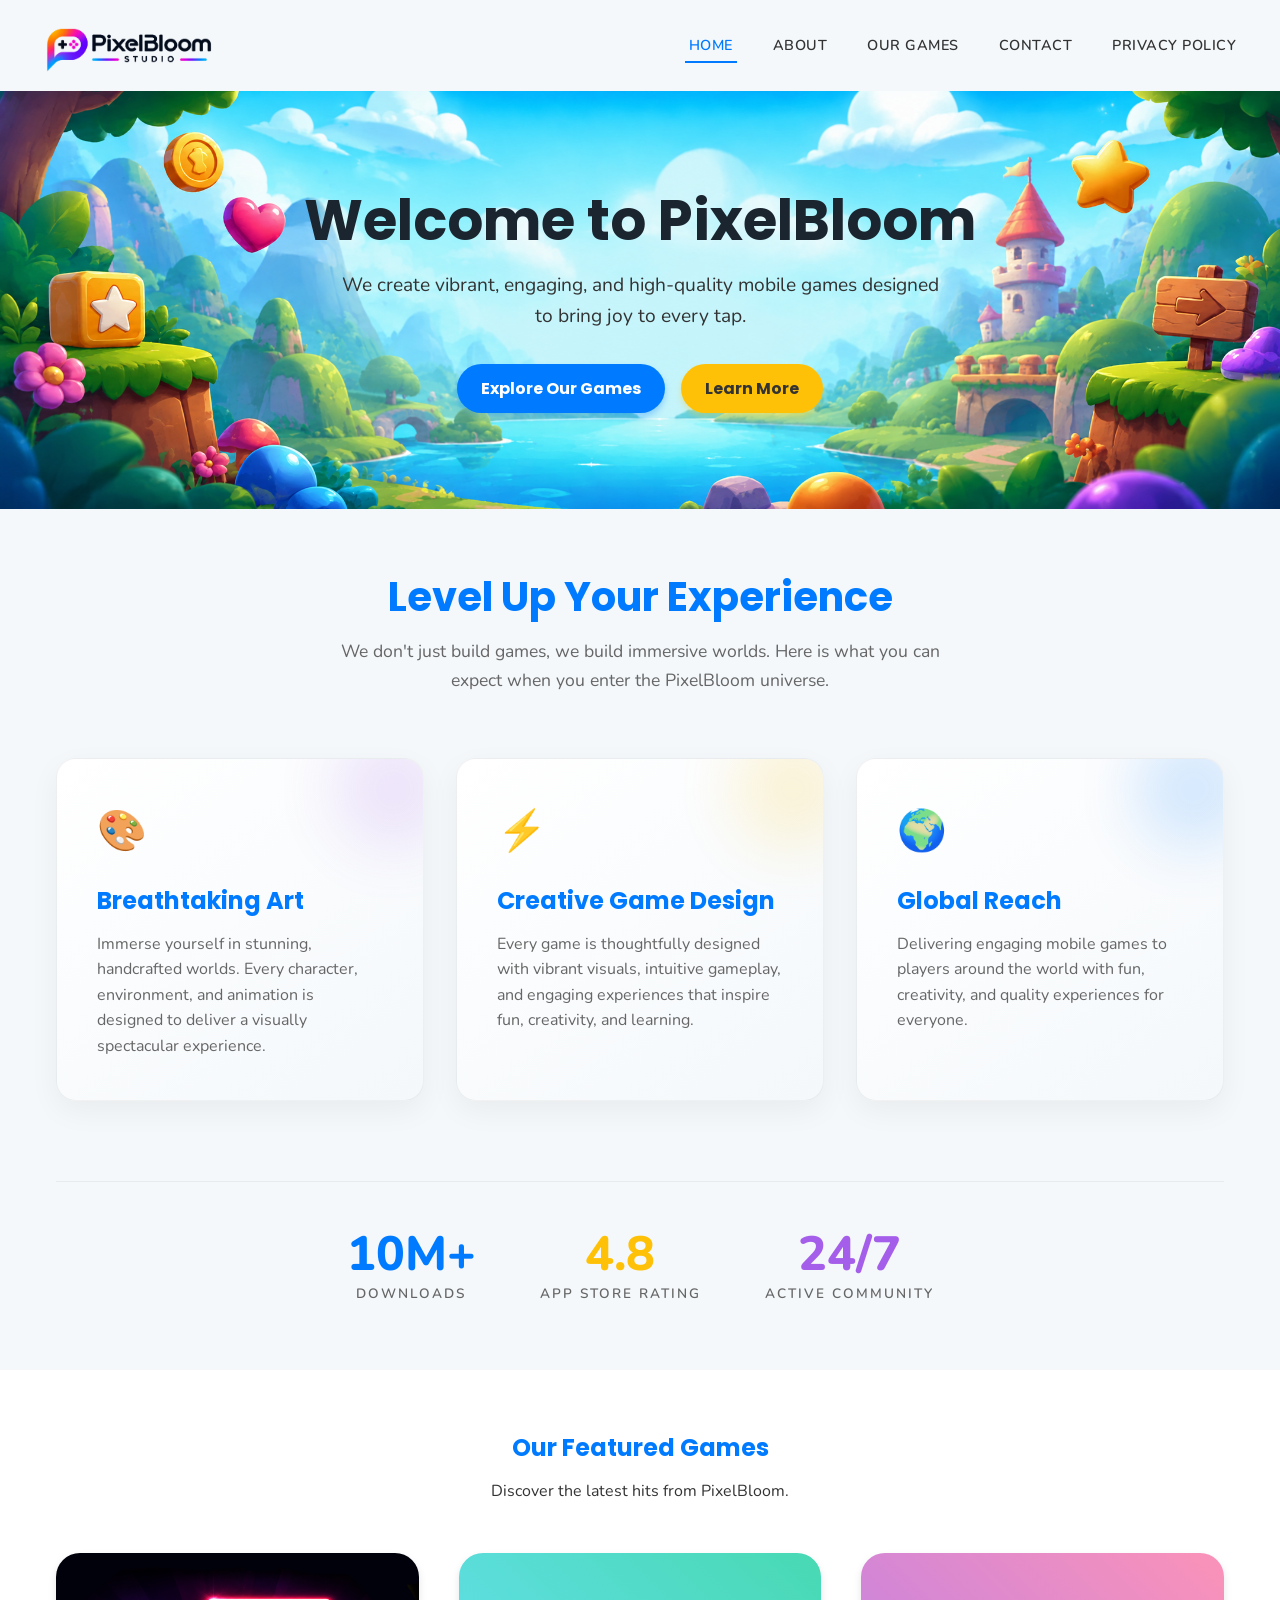
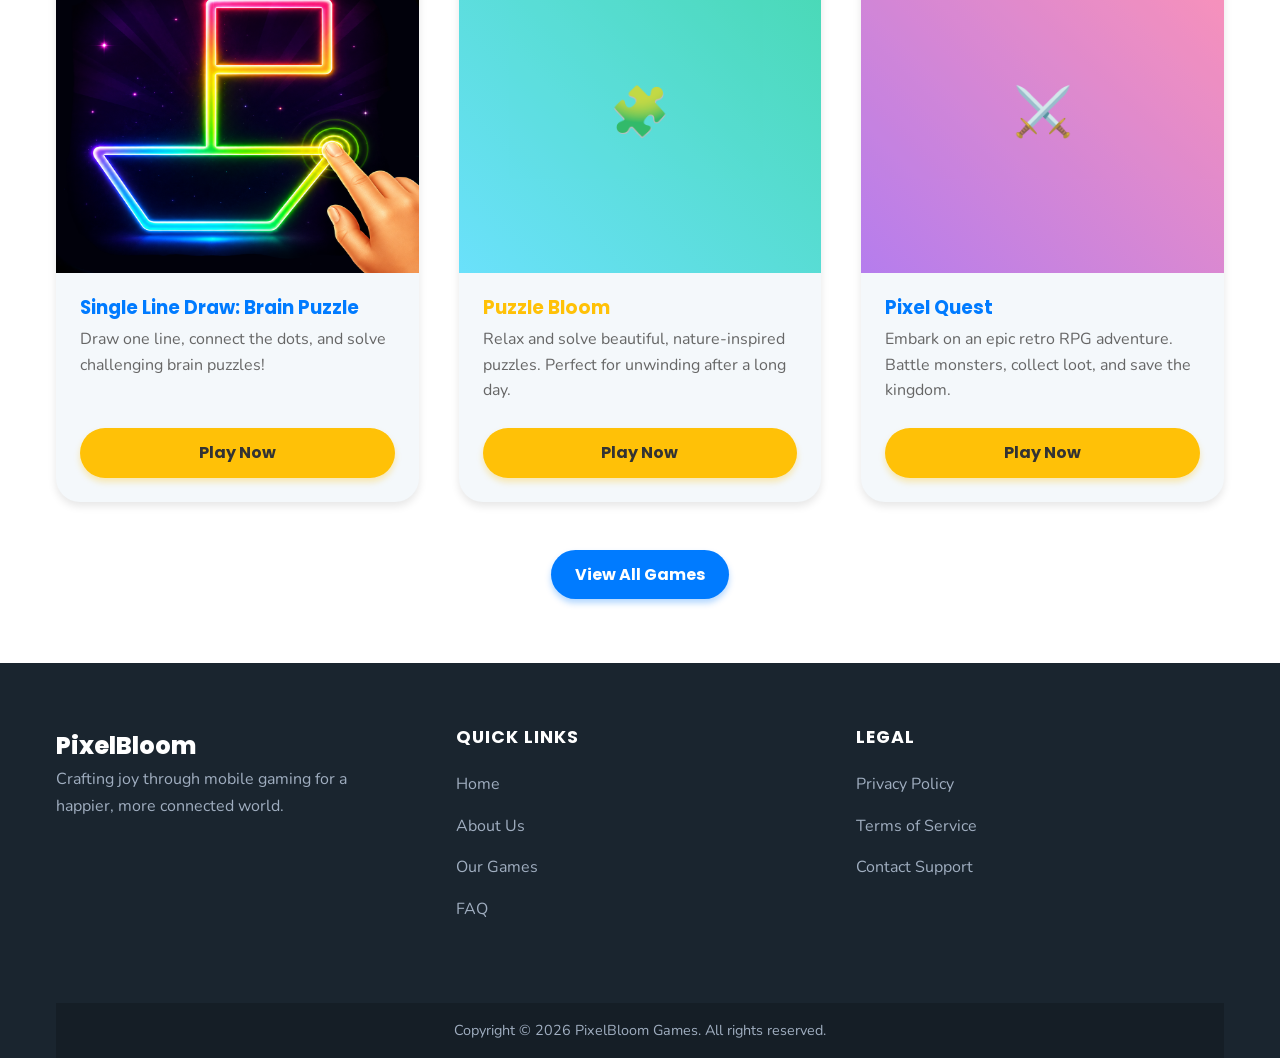
<file: index.html>
<!doctype html>
<html lang="en">
  <head>
    <title>PixelBloom Studio</title>
    <link rel="icon" type="image/png" href="assets/images/Favicon.png" />
    <meta charset="UTF-8" />
    <meta name="viewport" content="width=device-width, initial-scale=1.0" />
    <title>PixelBloom Games</title>
    <meta
      name="description"
      content="PixelBloom Games - Creating fun, engaging, and innovative mobile games for everyone."
    />
    <!-- Google Fonts -->
    <link
      href="https://fonts.googleapis.com/css2?family=Nunito:wght@400;600;700&family=Poppins:wght@500;700;800&display=swap"
      rel="stylesheet"
    />
    <link rel="stylesheet" href="assets/css/style.css" />
    <!-- Font Awesome for icons -->
    <link
      rel="stylesheet"
      href="https://cdnjs.cloudflare.com/ajax/libs/font-awesome/6.0.0-beta3/css/all.min.css"
    />
  </head>
  <body>
    <!-- Header -->
    <header class="header">
      <div class="container nav">
        <div class="nav__brand">
          <a href="index.html" class="nav__logo">
            <img
              src="assets/images/Icon.png"
              alt="PixelBloom Logo"
              class="nav__logo-img"
            />
          </a>
        </div>
        <nav class="nav__menu">
          <ul class="nav__list">
            <li>
              <a href="index.html" class="nav__link nav__link--active">Home</a>
            </li>
            <li><a href="about.html" class="nav__link">About</a></li>
            <li><a href="our-games.html" class="nav__link">Our Games</a></li>
            <li><a href="contact.html" class="nav__link">Contact</a></li>
            <li>
              <a href="privacy-policy.html" class="nav__link">Privacy Policy</a>
            </li>
          </ul>
        </nav>
        <button class="nav__toggle" aria-label="Toggle Navigation">
          <span class="nav__toggle-bar"></span>
          <span class="nav__toggle-bar"></span>
          <span class="nav__toggle-bar"></span>
        </button>
      </div>
    </header>

    <!-- Main Content -->
    <main>
      <!-- Hero Section -->
      <section class="section hero">
        <style>
          .hero {
            background: url("assets/images/banner.png") center center/cover
              no-repeat;
          }
        </style>
        <div class="container">
          <h1 class="hero__heading">Welcome to <span>PixelBloom</span></h1>
          <p class="hero__subtitle">
            We create vibrant, engaging, and high-quality mobile games designed
            to bring joy to every tap.
          </p>
          <div class="hero__cta">
            <a href="our-games.html" class="btn btn--primary"
              >Explore Our Games</a
            >
            <a href="about.html" class="btn btn--secondary">Learn More</a>
          </div>
        </div>
      </section>

      <!-- The PixelBloom Experience Section -->

      <section class="section">
        <div class="container">
          <div class="text-center experience__header">
            <h2 class="experience__title">Level Up Your Experience</h2>
            <p class="experience__subtitle">
              We don't just build games, we build immersive worlds. Here is what
              you can expect when you enter the PixelBloom universe.
            </p>
          </div>

          <div class="experience__grid">
            <!-- Card 1 -->
            <div class="experience-card card-glow-3">
              <span class="experience__emoji">🎨</span>
              <h3 class="experience__card-title">Breathtaking Art</h3>
              <p class="experience__card-text">
                Immerse yourself in stunning, handcrafted worlds. Every
                character, environment, and animation is designed to deliver a
                visually spectacular experience.
              </p>
            </div>

            <!-- Card 2 -->
            <div class="experience-card card-glow-2">
              <span class="experience__emoji">⚡</span>
              <h3 class="experience__card-title">Creative Game Design</h3>
              <p class="experience__card-text">
                Every game is thoughtfully designed with vibrant visuals,
                intuitive gameplay, and engaging experiences that inspire fun,
                creativity, and learning.
              </p>
            </div>

            <!-- Card 3 -->
            <div class="experience-card card-glow-1">
              <span class="experience__emoji">🌍</span>
              <h3 class="experience__card-title">Global Reach</h3>
              <p class="experience__card-text">
                Delivering engaging mobile games to players around the world
                with fun, creativity, and quality experiences for everyone.
              </p>
            </div>
          </div>

          <!-- Stats Row -->
          <div class="stats__container">
            <div class="stat">
              <span class="stat__value stat__value--primary">10M+</span>
              <span class="stat__label">Downloads</span>
            </div>
            <div class="stat">
              <span class="stat__value stat__value--secondary">4.8</span>
              <span class="stat__label">App Store Rating</span>
            </div>
            <div class="stat">
              <span class="stat__value stat__value--accent">24/7</span>
              <span class="stat__label">Active Community</span>
            </div>
          </div>
        </div>
      </section>

      <!-- Our Games Section -->
      <section class="section games">
        <div class="container">
          <div class="text-center games__header">
            <h2>Our Featured Games</h2>
            <p>Discover the latest hits from PixelBloom.</p>
          </div>
          <div class="games__grid">
            <!-- Game Card 1 -->
            <div class="game-card">
              <div class="game-card1__image game-card__image--neon">
                <img
                  src="assets/images/Single-Line-Icon.png"
                  alt="Single Line Logo"
                  class="game-card1__image"
                />
              </div>

              <div class="game-card__content">
                <h3 class="game-card__title game-card__title--neon">
                  Single Line Draw: Brain Puzzle
                </h3>

                <p class="game-card__description">
                  Draw one line, connect the dots, and solve challenging brain
                  puzzles!
                </p>

                <a
                  href="https://play.google.com/store/apps/details?id=com.pbs.singlelinepuzzle"
                  class="btn btn--secondary game-card__btn"
                  target="_blank"
                  rel="noopener noreferrer"
                >
                  Play Now
                </a>
              </div>
            </div>
            <!-- Game Card 2 -->
            <div class="game-card">
              <div class="game-card__image game-card__image--puzzle">🧩</div>
              <div class="game-card__content">
                <h3 class="game-card__title game-card__title--puzzle">
                  Puzzle Bloom
                </h3>
                <p class="game-card__description">
                  Relax and solve beautiful, nature-inspired puzzles. Perfect
                  for unwinding after a long day.
                </p>
                <a
                  href="our-games.html"
                  class="btn btn--secondary game-card__btn"
                  >Play Now</a
                >
              </div>
            </div>

            <!-- Game Card 3 -->
            <div class="game-card">
              <div class="game-card__image game-card__image--quest">⚔️</div>
              <div class="game-card__content">
                <h3 class="game-card__title game-card__title--quest">
                  Pixel Quest
                </h3>
                <p class="game-card__description">
                  Embark on an epic retro RPG adventure. Battle monsters,
                  collect loot, and save the kingdom.
                </p>
                <a
                  href="our-games.html"
                  class="btn btn--secondary game-card__btn"
                  >Play Now</a
                >
              </div>
            </div>
          </div>
          <div class="text-center games__footer">
            <a href="our-games.html" class="btn btn--primary">View All Games</a>
          </div>
        </div>
      </section>
    </main>

    <!-- Footer -->
    <footer class="footer">
      <div class="container">
        <div class="footer__grid">
          <div>
            <a href="index.html" class="footer__logo">PixelBloom</a>
            <p class="footer__description">
              Crafting joy through mobile gaming for a happier, more connected
              world.
            </p>
            <!-- <div class="footer__social">
              <a href="#" class="footer__social-link" aria-label="Facebook"
                ><i class="fab fa-facebook-f"></i
              ></a>
              <a href="#" class="footer__social-link" aria-label="Twitter"
                ><i class="fab fa-twitter"></i
              ></a>
              <a href="#" class="footer__social-link" aria-label="Instagram"
                ><i class="fab fa-instagram"></i
              ></a>
              <a href="#" class="footer__social-link" aria-label="LinkedIn"
                ><i class="fab fa-linkedin-in"></i
              ></a>
            </div> -->
          </div>
          <div>
            <h3 class="footer__title">Quick Links</h3>
            <a href="index.html" class="footer__link">Home</a>
            <a href="about.html" class="footer__link">About Us</a>
            <a href="our-games.html" class="footer__link">Our Games</a>
            <a href="faq.html" class="footer__link">FAQ</a>
          </div>
          <div>
            <h3 class="footer__title">Legal</h3>
            <a href="privacy-policy.html" class="footer__link"
              >Privacy Policy</a
            >
            <a href="terms-of-service.html" class="footer__link"
              >Terms of Service</a
            >
            <a href="contact.html" class="footer__link">Contact Support</a>
          </div>
        </div>
        <div class="footer__bottom">
          <p>Copyright &copy; 2026 PixelBloom Games. All rights reserved.</p>
        </div>
      </div>
    </footer>
    <!-- Back to Top Button -->
    <a href="#" class="back-to-top" aria-label="Back to top">
      <i class="fas fa-arrow-up"></i>
    </a>

    <script src="assets/js/script.js"></script>
  </body>
</html>
</file>
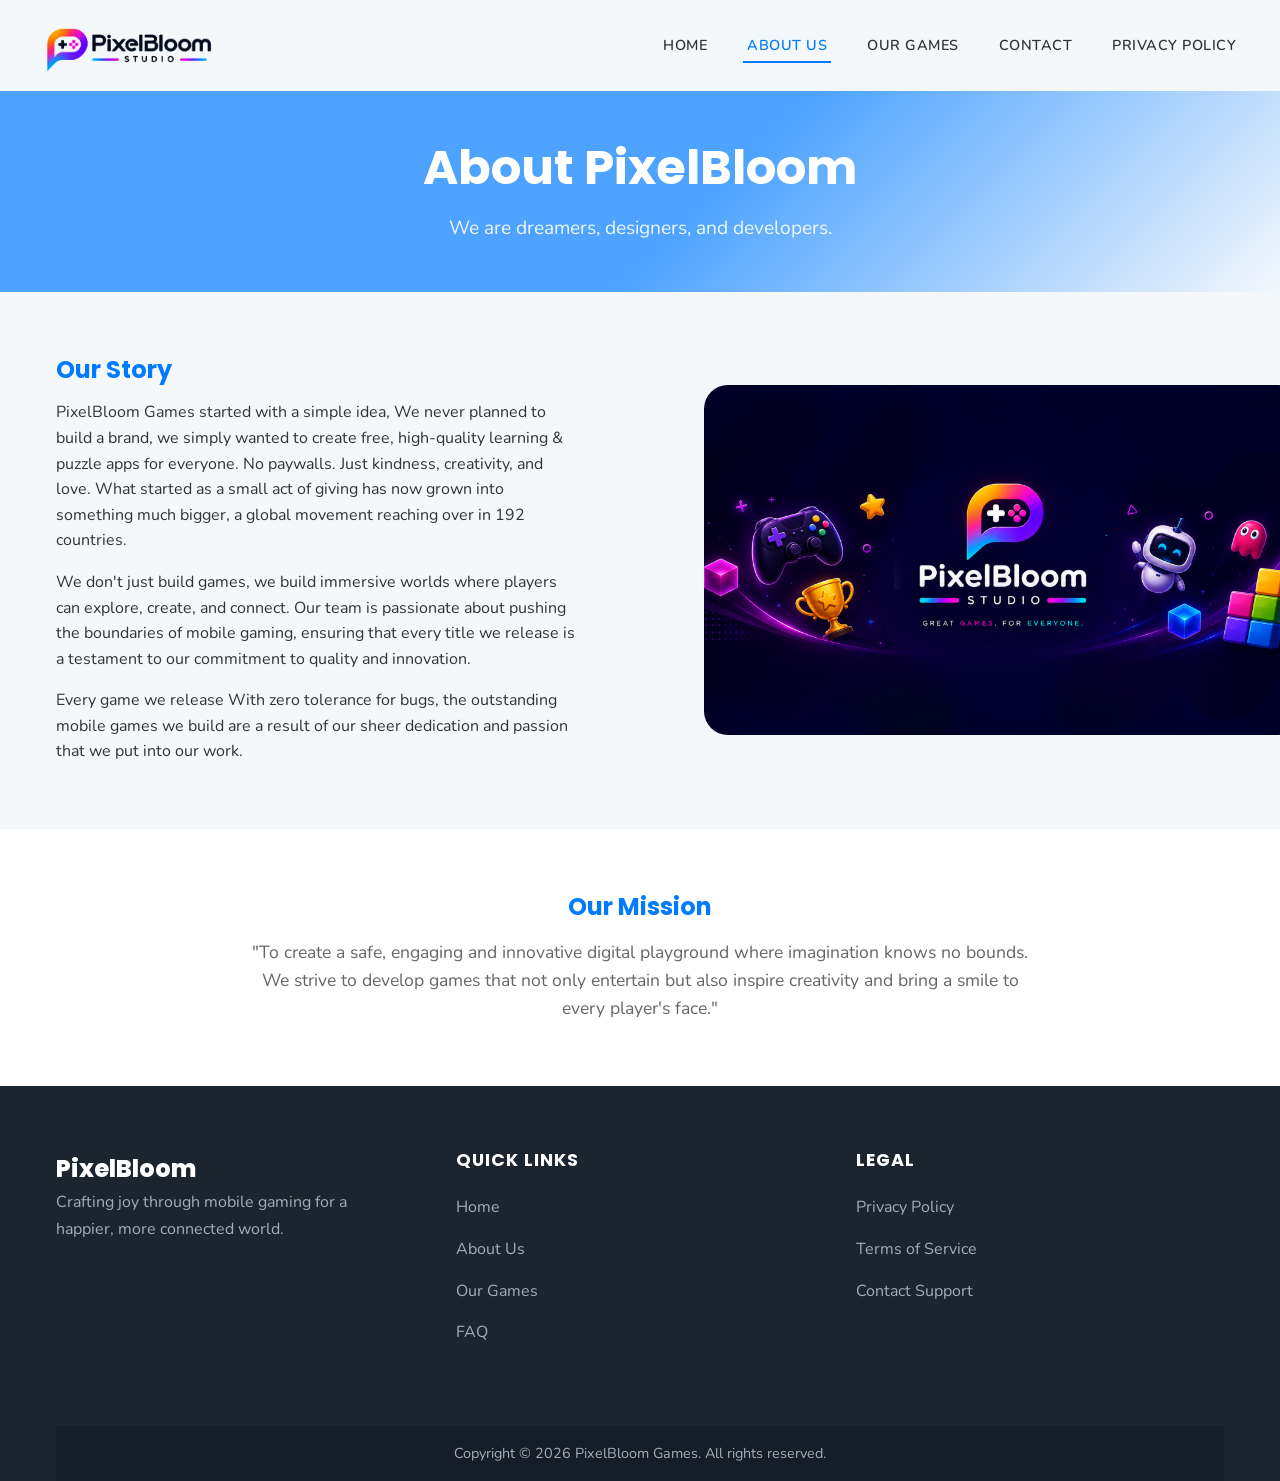
<file: about.html>
<!doctype html>
<html lang="en">
  <head>
    <title>PixelBloom Studio</title>
    <link rel="icon" type="image/png" href="assets/images/Favicon.png" />
    <meta charset="UTF-8" />
    <meta name="viewport" content="width=device-width, initial-scale=1.0" />
    <title>About Us | PixelBloom Games</title>
    <meta
      name="description"
      content="Learn about PixelBloom Games, our mission, and the team behind the magic."
    />
    <!-- Google Fonts -->
    <link
      href="https://fonts.googleapis.com/css2?family=Nunito:wght@400;600;700&family=Poppins:wght@500;700;800&display=swap"
      rel="stylesheet"
    />
    <link rel="stylesheet" href="assets/css/style.css" />
    <!-- Font Awesome for icons -->
    <link
      rel="stylesheet"
      href="https://cdnjs.cloudflare.com/ajax/libs/font-awesome/6.0.0-beta3/css/all.min.css"
    />
  </head>
  <body>
    <!-- Header -->
    <header class="header">
      <div class="container nav">
        <a href="index.html" class="nav__logo">
          <img
            src="assets/images/Icon.png"
            alt="PixelBloom Logo"
            class="nav__logo-img"
          />
        </a>
        <button class="nav__toggle" aria-label="Toggle Navigation">
          <span class="nav__toggle-bar"></span>
          <span class="nav__toggle-bar"></span>
          <span class="nav__toggle-bar"></span>
        </button>
        <ul class="nav__list">
          <li><a href="index.html" class="nav__link">Home</a></li>
          <li>
            <a href="about.html" class="nav__link nav__link--active"
              >About Us</a
            >
          </li>
          <li><a href="our-games.html" class="nav__link">Our Games</a></li>
          <li><a href="contact.html" class="nav__link">Contact</a></li>
          <li>
            <a href="privacy-policy.html" class="nav__link">Privacy Policy</a>
          </li>
        </ul>
      </div>
    </header>

    <!-- Main Content -->
    <main>
      <!-- Page Header -->
      <section
        class="section"
        style="
          background: linear-gradient(
            135deg,
            var(--color-primary-light) 55%,
            var(--color-background)
          );
          color: var(--color-white);
          text-align: center;
          padding: 3rem 0;
        "
      >
        <div class="container">
          <h1 style="color: var(--color-white); font-size: 3rem">
            About PixelBloom
          </h1>
          <p
            style="
              font-size: 1.2rem;
              max-width: 600px;
              margin: 0 auto;
              color: rgba(255, 255, 255, 0.9);
            "
          >
            We are dreamers, designers, and developers.
          </p>
        </div>
      </section>

      <!-- Story Section -->
      <section class="section">
        <div class="container">
          <div
            style="
              display: grid;
              grid-template-columns: repeat(auto-fit, minmax(300px, 1fr));
              gap: 8rem;
              align-items: center;
            "
          >
            <div>
              <h2>Our Story</h2>
              <p style="margin-bottom: 1rem">
                PixelBloom Games started with a simple idea, We never planned to
                build a brand, we simply wanted to create free, high-quality
                learning & puzzle apps for everyone. No paywalls. Just kindness,
                creativity, and love. What started as a small act of giving has
                now grown into something much bigger, a global movement reaching
                over in 192 countries.
              </p>
              <p style="margin-bottom: 1rem">
                We don't just build games, we build immersive worlds where
                players can explore, create, and connect. Our team is passionate
                about pushing the boundaries of mobile gaming, ensuring that
                every title we release is a testament to our commitment to
                quality and innovation.
              </p>
              <p>
                Every game we release With zero tolerance for bugs, the
                outstanding mobile games we build are a result of our sheer
                dedication and passion that we put into our work.
              </p>
            </div>
            <div
              style="
                background: url(assets/images/banner1.png) center center / cover
                  no-repeat;
                border-radius: var(--border-radius-lg);
                height: 350px;
                width: 115%;
              "
            ></div>
          </div>
        </div>
      </section>

      <!-- Mission Section -->
      <section class="section" style="background-color: var(--color-surface)">
        <div class="container text-center">
          <h2>Our Mission</h2>
          <p
            style="
              max-width: 800px;
              margin: 0 auto;
              font-size: 1.1rem;
              color: var(--color-text-muted);
            "
          >
            "To create a safe, engaging and innovative digital playground where
            imagination knows no bounds. We strive to develop games that not
            only entertain but also inspire creativity and bring a smile to
            every player's face."
          </p>
        </div>
      </section>
    </main>

    <!-- Footer -->
    <footer class="footer">
      <div class="container">
        <div class="footer__grid">
          <div>
            <a href="index.html" class="footer__logo">PixelBloom</a>
            <p class="footer__description">
              Crafting joy through mobile gaming for a happier, more connected
              world.
            </p>
            <!-- <div class="footer__social">
              <a href="#" class="footer__social-link" aria-label="Facebook"
                ><i class="fab fa-facebook-f"></i
              ></a>
              <a href="#" class="footer__social-link" aria-label="Twitter"
                ><i class="fab fa-twitter"></i
              ></a>
              <a href="#" class="footer__social-link" aria-label="Instagram"
                ><i class="fab fa-instagram"></i
              ></a>
              <a href="#" class="footer__social-link" aria-label="LinkedIn"
                ><i class="fab fa-linkedin-in"></i
              ></a>
            </div> -->
          </div>
          <div>
            <h3 class="footer__title">Quick Links</h3>
            <a href="index.html" class="footer__link">Home</a>
            <a href="about.html" class="footer__link">About Us</a>
            <a href="our-games.html" class="footer__link">Our Games</a>
            <a href="faq.html" class="footer__link">FAQ</a>
          </div>
          <div>
            <h3 class="footer__title">Legal</h3>
            <a href="privacy-policy.html" class="footer__link"
              >Privacy Policy</a
            >
            <a href="terms-of-service.html" class="footer__link"
              >Terms of Service</a
            >
            <a href="contact.html" class="footer__link">Contact Support</a>
          </div>
        </div>
        <div class="footer__bottom">
          <p>Copyright &copy; 2026 PixelBloom Games. All rights reserved.</p>
        </div>
      </div>
    </footer>
    <script src="assets/js/script.js"></script>
  </body>
</html>
</file>
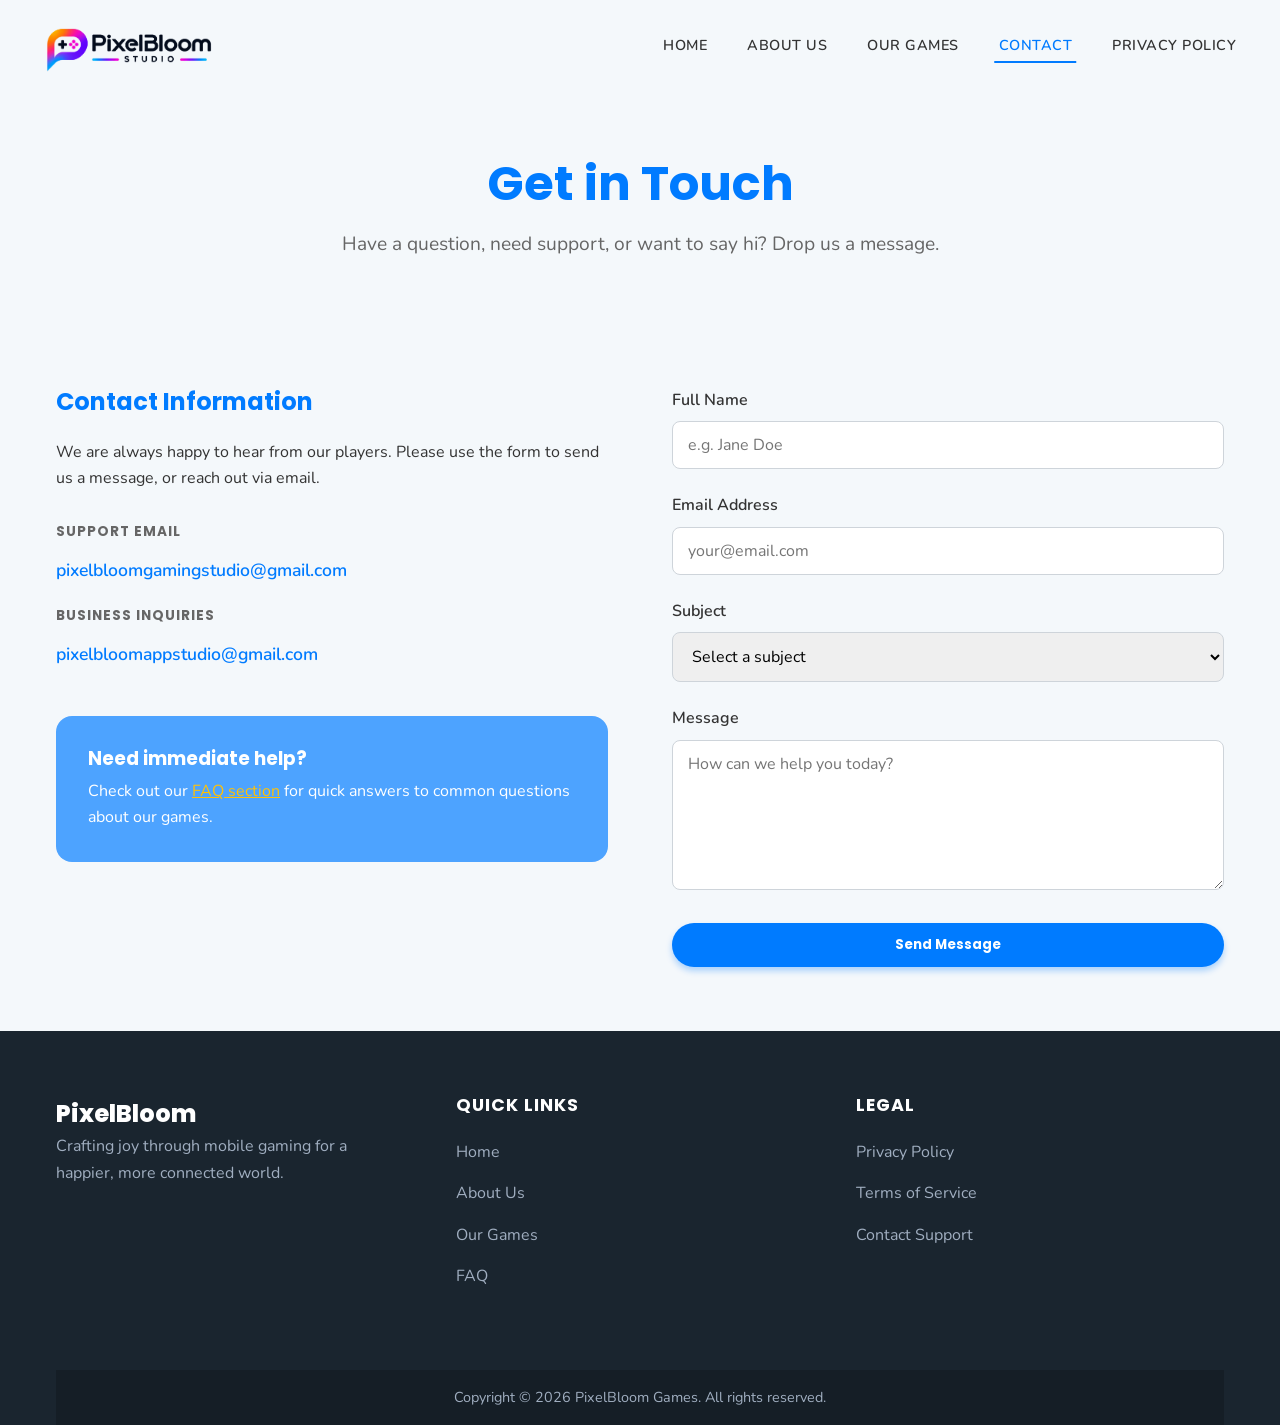
<file: contact.html>
<!doctype html>
<html lang="en">
  <head>
    <title>PixelBloom Studio</title>
    <link rel="icon" type="image/png" href="assets/images/Favicon.png" />
    <meta charset="UTF-8" />
    <meta name="viewport" content="width=device-width, initial-scale=1.0" />
    <title>Contact Us | PixelBloom Games</title>
    <meta
      name="description"
      content="Get in touch with the PixelBloom Games team for support or business inquiries."
    />
    <!-- Google Fonts -->
    <link
      href="https://fonts.googleapis.com/css2?family=Nunito:wght@400;600;700&family=Poppins:wght@500;700;800&display=swap"
      rel="stylesheet"
    />
    <link rel="stylesheet" href="assets/css/style.css" />
    <!-- Font Awesome for icons -->
    <link
      rel="stylesheet"
      href="https://cdnjs.cloudflare.com/ajax/libs/font-awesome/6.0.0-beta3/css/all.min.css"
    />
  </head>
  <body>
    <!-- Header -->
    <header class="header">
      <div class="container nav">
        <a href="index.html" class="nav__logo">
          <img
            src="assets/images/Icon.png"
            alt="PixelBloom Logo"
            class="nav__logo-img"
          />
        </a>
        <button class="nav__toggle" aria-label="Toggle Navigation">
          <span class="nav__toggle-bar"></span>
          <span class="nav__toggle-bar"></span>
          <span class="nav__toggle-bar"></span>
        </button>
        <ul class="nav__list">
          <li><a href="index.html" class="nav__link">Home</a></li>
          <li><a href="about.html" class="nav__link">About Us</a></li>
          <li><a href="our-games.html" class="nav__link">Our Games</a></li>
          <li>
            <a href="contact.html" class="nav__link nav__link--active"
              >Contact</a
            >
          </li>
          <li>
            <a href="privacy-policy.html" class="nav__link">Privacy Policy</a>
          </li>
        </ul>
      </div>
    </header>

    <!-- Main Content -->
    <main>
      <!-- Page Header -->
      <section
        class="section"
        style="
          background-color: var(--color-background);
          text-align: center;
          padding: 4rem 0;
        "
      >
        <div class="container">
          <h1 style="font-size: 3rem">Get in Touch</h1>
          <p
            style="
              font-size: 1.2rem;
              max-width: 600px;
              margin: 0 auto;
              color: var(--color-text-muted);
            "
          >
            Have a question, need support, or want to say hi? Drop us a message.
          </p>
        </div>
      </section>

      <!-- Contact Section -->
      <section class="section">
        <div class="container">
          <div
            style="
              display: grid;
              grid-template-columns: repeat(auto-fit, minmax(300px, 1fr));
              gap: 4rem;
            "
          >
            <!-- Contact Info -->
            <div>
              <h2 style="margin-bottom: 1.5rem">Contact Information</h2>
              <p style="margin-bottom: 2rem">
                We are always happy to hear from our players. Please use the
                form to send us a message, or reach out via email.
              </p>

              <div style="margin-bottom: 1.5rem">
                <h4
                  style="
                    color: var(--color-text-muted);
                    text-transform: uppercase;
                    font-size: 0.85rem;
                    letter-spacing: 1px;
                  "
                >
                  Support Email
                </h4>
                <p
                  style="
                    font-size: 1.1rem;
                    font-weight: 600;
                    color: var(--color-primary);
                  "
                >
                  pixelbloomgamingstudio@gmail.com
                </p>
              </div>

              <div style="margin-bottom: 1.5rem">
                <h4
                  style="
                    color: var(--color-text-muted);
                    text-transform: uppercase;
                    font-size: 0.85rem;
                    letter-spacing: 1px;
                  "
                >
                  Business Inquiries
                </h4>
                <p
                  style="
                    font-size: 1.1rem;
                    font-weight: 600;
                    color: var(--color-primary);
                  "
                >
                  pixelbloomappstudio@gmail.com
                </p>
              </div>

              <div
                style="
                  margin-top: 3rem;
                  background-color: var(--color-primary-light);
                  padding: 2rem;
                  border-radius: var(--border-radius-md);
                  color: var(--color-white);
                "
              >
                <h3 style="color: var(--color-white); margin-bottom: 0.5rem">
                  Need immediate help?
                </h3>
                <p>
                  Check out our
                  <a
                    href="faq.html"
                    style="
                      color: var(--color-secondary);
                      text-decoration: underline;
                    "
                    >FAQ section</a
                  >
                  for quick answers to common questions about our games.
                </p>
              </div>
            </div>

            <!-- Contact Form -->
            <div>
              <div
                id="form-success-message"
                style="
                  display: none;
                  background-color: #d4edda;
                  color: #155724;
                  padding: 1rem;
                  border-radius: var(--border-radius-sm);
                  margin-bottom: 1.5rem;
                  border: 1px solid #c3e6cb;
                "
              >
                Thank you! Your message has been received. We will get back to
                you shortly.
              </div>

              <form action="https://api.web3forms.com/submit" method="POST">
                <input
                  type="hidden"
                  name="access_key"
                  value="d9d6f016-1c82-4364-ab3c-350bcbb9e4d8"
                />
                <div class="form-group">
                  <label for="name" class="form-label">Full Name</label>
                  <input
                    type="text"
                    id="name"
                    name="name"
                    class="form-input"
                    required
                    placeholder="e.g. Jane Doe"
                  />
                </div>
                <div class="form-group">
                  <label for="email" class="form-label">Email Address</label>
                  <input
                    type="email"
                    id="email"
                    name="email"
                    class="form-input"
                    required
                    placeholder="your@email.com"
                  />
                </div>
                <div class="form-group">
                  <label for="subject" class="form-label">Subject</label>
                  <select
                    id="subject"
                    name="subject"
                    class="form-input"
                    required
                  >
                    <option value="" disabled selected>Select a subject</option>
                    <option value="support">Game Support / Bug Report</option>
                    <option value="feedback">General Feedback</option>
                    <option value="business">Business Inquiry</option>
                    <option value="other">Other</option>
                  </select>
                </div>
                <div class="form-group">
                  <label for="message" class="form-label">Message</label>
                  <textarea
                    id="message"
                    name="message"
                    class="form-textarea"
                    required
                    placeholder="How can we help you today?"
                  ></textarea>
                </div>
                <button
                  type="submit"
                  class="btn btn--primary"
                  style="width: 100%"
                  onclick="showSuccessPopup()"
                >
                  Send Message
                </button>
              </form>
            </div>
          </div>
        </div>
      </section>
    </main>

    <!-- Footer -->
    <footer class="footer">
      <div class="container">
        <div class="footer__grid">
          <div>
            <a href="index.html" class="footer__logo">PixelBloom</a>
            <p class="footer__description">
              Crafting joy through mobile gaming for a happier, more connected
              world.
            </p>
            <!-- <div class="footer__social">
              <a href="#" class="footer__social-link" aria-label="Facebook"
                ><i class="fab fa-facebook-f"></i
              ></a>
              <a href="#" class="footer__social-link" aria-label="Twitter"
                ><i class="fab fa-twitter"></i
              ></a>
              <a href="#" class="footer__social-link" aria-label="Instagram"
                ><i class="fab fa-instagram"></i
              ></a>
              <a href="#" class="footer__social-link" aria-label="LinkedIn"
                ><i class="fab fa-linkedin-in"></i
              ></a>
            </div> -->
          </div>
          <div>
            <h3 class="footer__title">Quick Links</h3>
            <a href="index.html" class="footer__link">Home</a>
            <a href="about.html" class="footer__link">About Us</a>
            <a href="our-games.html" class="footer__link">Our Games</a>
            <a href="faq.html" class="footer__link">FAQ</a>
          </div>
          <div>
            <h3 class="footer__title">Legal</h3>
            <a href="privacy-policy.html" class="footer__link"
              >Privacy Policy</a
            >
            <a href="terms-of-service.html" class="footer__link"
              >Terms of Service</a
            >
            <a href="contact.html" class="footer__link">Contact Support</a>
          </div>
        </div>
        <div class="footer__bottom">
          <p>Copyright &copy; 2026 PixelBloom Games. All rights reserved.</p>
        </div>
      </div>
    </footer>

    <script src="assets/js/script.js"></script>
    <script>
      function showSuccessPopup() {
        const form = document.querySelector("form");

        if (!form.checkValidity()) {
          form.reportValidity();
          return;
        }

        const popup = document.createElement("div");
        popup.innerHTML = `
          <div style="position:fixed;inset:0;background:rgba(0,0,0,.5);display:flex;justify-content:center;align-items:center;z-index:9999;">
              <div style="background:#fff;padding:30px;border-radius:18px;width:340px;text-align:center;box-shadow:0 10px 30px rgba(0,0,0,.2);">
                  <div style="font-size:60px;color:#22c55e;">✔</div>

                  <h2 style="margin:10px 0;color:#222;">Thank You!</h2>

                  <p style="color:#666;line-height:1.5;">
                      Your feedback has been submitted successfully.<br>
                      Our team will contact you shortly.
                  </p>

                  <button onclick="window.location.href='/'"
                      style="margin-top:20px;padding:12px 30px;border:none;border-radius:8px;background:#22c55e;color:#fff;font-size:16px;cursor:pointer;">
                      Continue
                  </button>
              </div>
          </div>
          `;

        document.body.appendChild(popup);

        setTimeout(() => {
          window.location.href = "/";
        }, 2000);
      }
      // Check for success parameter in URL
      const urlParams = new URLSearchParams(window.location.search);
      if (urlParams.get("status") === "success") {
        document.getElementById("form-success-message").style.display = "block";

        // Clean up the URL without refreshing the page
        const newUrl =
          window.location.protocol +
          "//" +
          window.location.host +
          window.location.pathname;
        window.history.replaceState({ path: newUrl }, "", newUrl);
      }
    </script>
  </body>
</html>
</file>
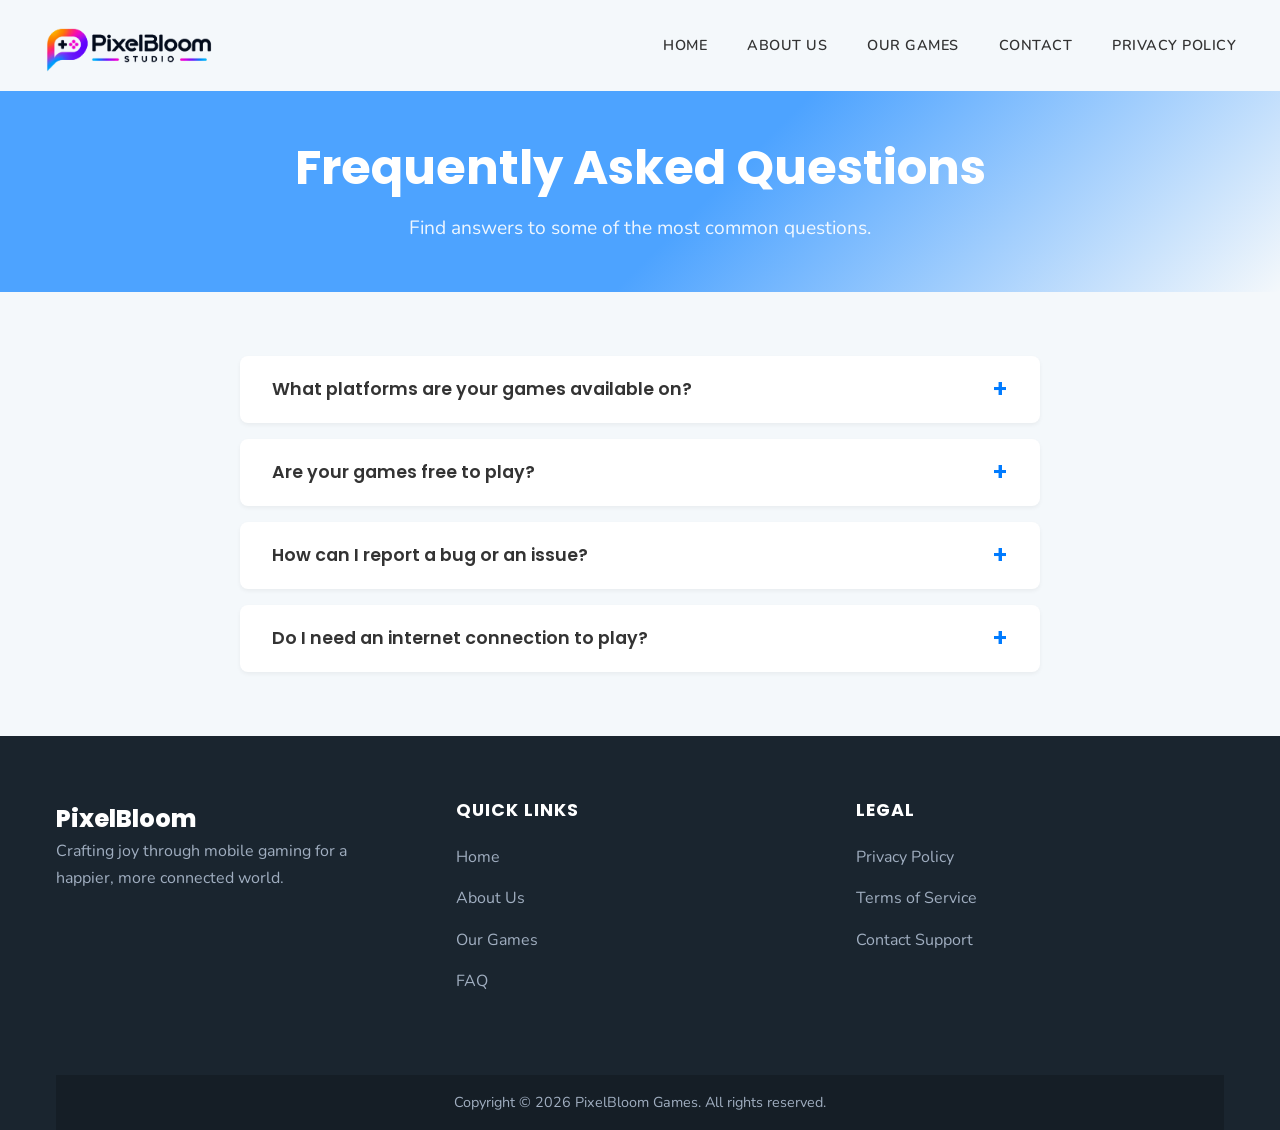
<file: faq.html>
<!doctype html>
<html lang="en">
  <head>
    <title>PixelBloom Studio</title>
    <link rel="icon" type="image/png" href="assets/images/Favicon.png" />
    <meta charset="UTF-8" />
    <meta name="viewport" content="width=device-width, initial-scale=1.0" />
    <title>FAQ | PixelBloom Games</title>
    <meta
      name="description"
      content="Frequently Asked Questions about PixelBloom Games."
    />
    <!-- Google Fonts -->
    <link
      href="https://fonts.googleapis.com/css2?family=Nunito:wght@400;600;700&family=Poppins:wght@500;700;800&display=swap"
      rel="stylesheet"
    />
    <link rel="stylesheet" href="assets/css/style.css" />
    <!-- Font Awesome for icons -->
    <link
      rel="stylesheet"
      href="https://cdnjs.cloudflare.com/ajax/libs/font-awesome/6.0.0-beta3/css/all.min.css"
    />
  </head>
  <body>
    <!-- Header -->
    <header class="header">
      <div class="container nav">
        <a href="index.html" class="nav__logo">
          <img
            src="assets/images/Icon.png"
            alt="PixelBloom Logo"
            class="nav__logo-img"
          />
        </a>
        <button class="nav__toggle" aria-label="Toggle Navigation">
          <span class="nav__toggle-bar"></span>
          <span class="nav__toggle-bar"></span>
          <span class="nav__toggle-bar"></span>
        </button>
        <ul class="nav__list">
          <li><a href="index.html" class="nav__link">Home</a></li>
          <li><a href="about.html" class="nav__link">About Us</a></li>
          <li><a href="our-games.html" class="nav__link">Our Games</a></li>
          <li><a href="contact.html" class="nav__link">Contact</a></li>
          <li>
            <a href="privacy-policy.html" class="nav__link">Privacy Policy</a>
          </li>
        </ul>
      </div>
    </header>

    <!-- Main Content -->
    <main>
      <!-- Page Header -->
      <section
        class="section"
        style="
          background: linear-gradient(
            135deg,
            var(--color-primary-light) 55%,
            var(--color-background)
          );
          color: var(--color-white);
          text-align: center;
          padding: 3rem 0;
        "
      >
        <div class="container">
          <h1 style="color: var(--color-white); font-size: 3rem">
            Frequently Asked Questions
          </h1>
          <p
            style="
              font-size: 1.2rem;
              max-width: 600px;
              margin: 0 auto;
              color: rgba(255, 255, 255, 0.9);
            "
          >
            Find answers to some of the most common questions.
          </p>
        </div>
      </section>

      <!-- FAQ Section -->
      <section class="section">
        <div class="container">
          <div class="faq-container" style="max-width: 800px; margin: 0 auto">
            <div class="faq-item">
              <button class="faq-question">
                What platforms are your games available on?
                <span class="faq-icon">+</span>
              </button>
              <div class="faq-answer">
                <p>
                  Our games are currently available on iOS via the Apple App
                  Store and Android via the Google Play Store.
                </p>
              </div>
            </div>

            <div class="faq-item">
              <button class="faq-question">
                Are your games free to play?
                <span class="faq-icon">+</span>
              </button>
              <div class="faq-answer">
                <p>
                  Yes, the majority of our games are free to play. We do offer
                  optional in-app purchases for cosmetics and power-ups.
                </p>
              </div>
            </div>

            <div class="faq-item">
              <button class="faq-question">
                How can I report a bug or an issue?
                <span class="faq-icon">+</span>
              </button>
              <div class="faq-answer">
                <p>
                  If you encounter a bug, please reach out to us through our
                  <a href="contact.html" style="color: var(--color-primary)"
                    >Contact page</a
                  >. Provide as much detail as possible, including your device
                  model and OS version.
                </p>
              </div>
            </div>

            <div class="faq-item">
              <button class="faq-question">
                Do I need an internet connection to play?
                <span class="faq-icon">+</span>
              </button>
              <div class="faq-answer">
                <p>
                  Many of our games can be played offline! However, some
                  features like leaderboards or daily rewards may require an
                  active internet connection.
                </p>
              </div>
            </div>
          </div>
        </div>
      </section>
    </main>

    <!-- Footer -->
    <footer class="footer">
      <div class="container">
        <div class="footer__grid">
          <div>
            <a href="index.html" class="footer__logo">PixelBloom</a>
            <p class="footer__description">
              Crafting joy through mobile gaming for a happier, more connected
              world.
            </p>
            <!-- <div class="footer__social">
              <a href="#" class="footer__social-link" aria-label="Facebook"
                ><i class="fab fa-facebook-f"></i
              ></a>
              <a href="#" class="footer__social-link" aria-label="Twitter"
                ><i class="fab fa-twitter"></i
              ></a>
              <a href="#" class="footer__social-link" aria-label="Instagram"
                ><i class="fab fa-instagram"></i
              ></a>
              <a href="#" class="footer__social-link" aria-label="LinkedIn"
                ><i class="fab fa-linkedin-in"></i
              ></a>
            </div> -->
          </div>
          <div>
            <h3 class="footer__title">Quick Links</h3>
            <a href="index.html" class="footer__link">Home</a>
            <a href="about.html" class="footer__link">About Us</a>
            <a href="our-games.html" class="footer__link">Our Games</a>
            <a href="faq.html" class="footer__link">FAQ</a>
          </div>
          <div>
            <h3 class="footer__title">Legal</h3>
            <a href="privacy-policy.html" class="footer__link"
              >Privacy Policy</a
            >
            <a href="terms-of-service.html" class="footer__link"
              >Terms of Service</a
            >
            <a href="contact.html" class="footer__link">Contact Support</a>
          </div>
        </div>
        <div class="footer__bottom">
          <p>Copyright &copy; 2026 PixelBloom Games. All rights reserved.</p>
        </div>
      </div>
    </footer>

    <script src="assets/js/script.js"></script>
  </body>
</html>
</file>
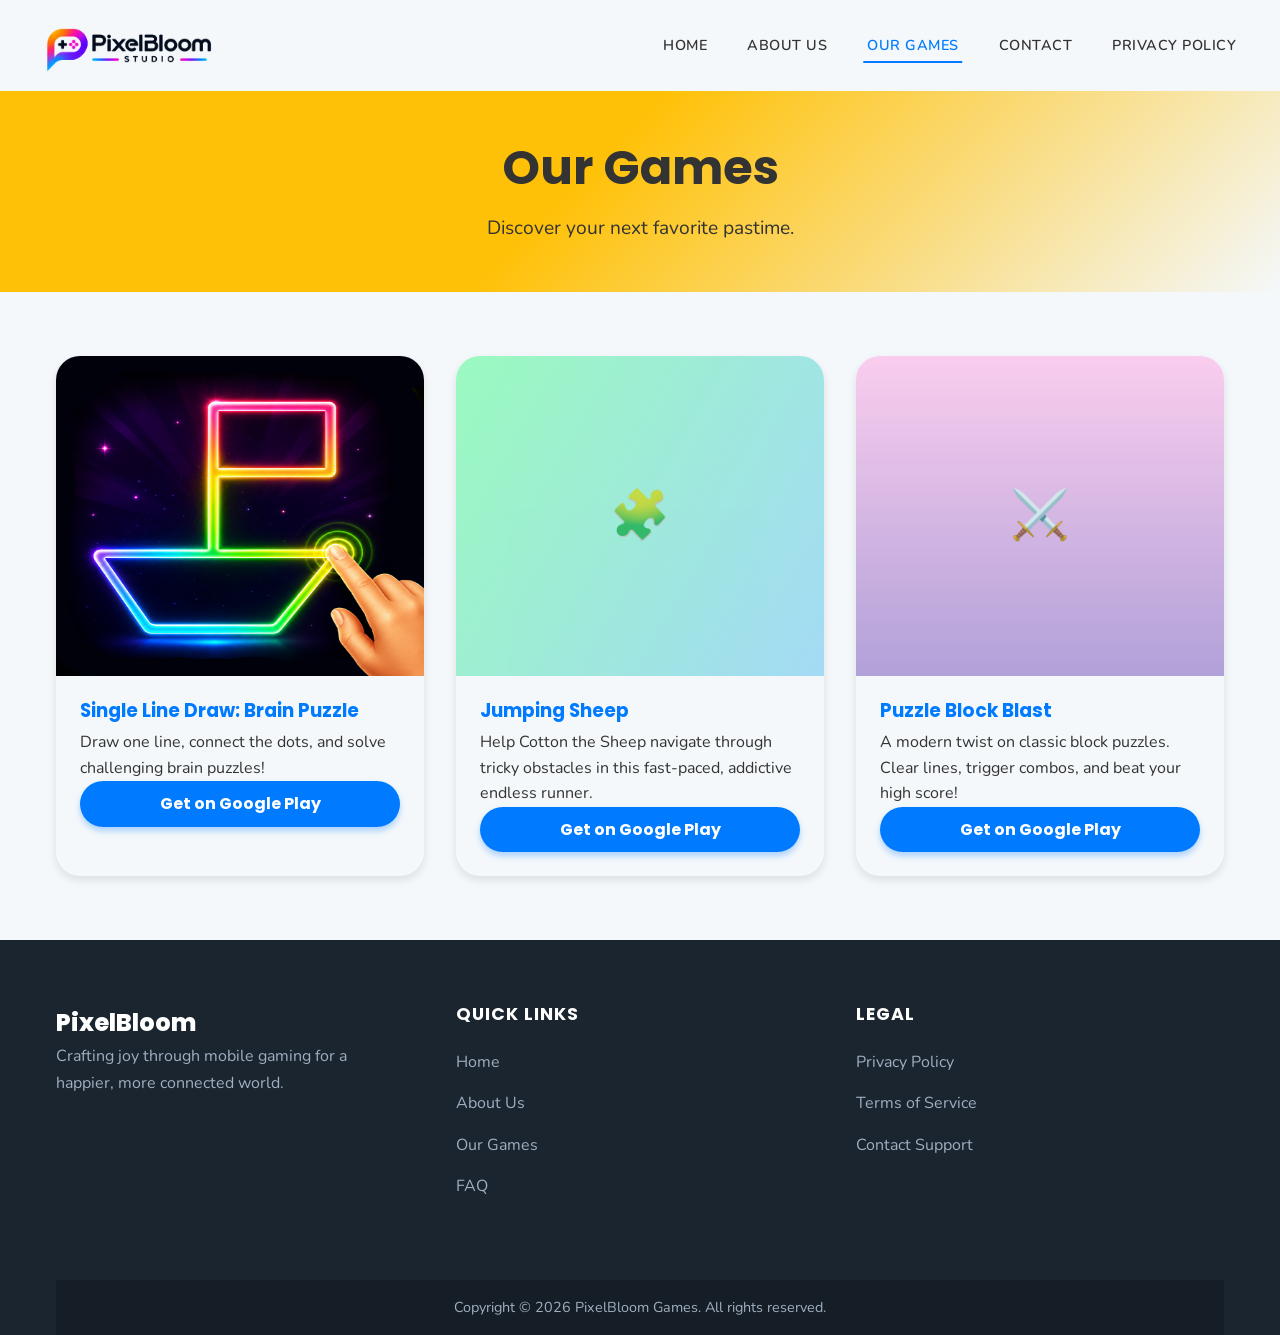
<file: our-games.html>
<!doctype html>
<html lang="en">
  <head>
    <title>PixelBloom Studio</title>
    <link rel="icon" type="image/png" href="assets/images/Favicon.png" />
    <meta charset="UTF-8" />
    <meta name="viewport" content="width=device-width, initial-scale=1.0" />
    <title>Our Games | PixelBloom</title>
    <meta
      name="description"
      content="Explore our library of fun and engaging mobile games."
    />
    <!-- Google Fonts -->
    <link
      href="https://fonts.googleapis.com/css2?family=Nunito:wght@400;600;700&family=Poppins:wght@500;700;800&display=swap"
      rel="stylesheet"
    />
    <link rel="stylesheet" href="assets/css/style.css" />
    <!-- Font Awesome for icons -->
    <link
      rel="stylesheet"
      href="https://cdnjs.cloudflare.com/ajax/libs/font-awesome/6.0.0-beta3/css/all.min.css"
    />
  </head>
  <body>
    <!-- Header -->
    <header class="header">
      <div class="container nav">
        <a href="index.html" class="nav__logo">
          <img
            src="assets/images/Icon.png"
            alt="PixelBloom Logo"
            class="nav__logo-img"
          />
        </a>
        <button class="nav__toggle" aria-label="Toggle Navigation">
          <span class="nav__toggle-bar"></span>
          <span class="nav__toggle-bar"></span>
          <span class="nav__toggle-bar"></span>
        </button>
        <ul class="nav__list">
          <li><a href="index.html" class="nav__link">Home</a></li>
          <li><a href="about.html" class="nav__link">About Us</a></li>
          <li>
            <a href="our-games.html" class="nav__link nav__link--active"
              >Our Games</a
            >
          </li>
          <li><a href="contact.html" class="nav__link">Contact</a></li>
          <li>
            <a href="privacy-policy.html" class="nav__link">Privacy Policy</a>
          </li>
        </ul>
      </div>
    </header>

    <!-- Main Content -->
    <main>
      <!-- Page Header -->
      <section
        class="section"
        style="
          background: linear-gradient(
            135deg,
            var(--color-secondary) 45%,
            var(--color-background)
          );
          background-color: var(--color-secondary);
          text-align: center;
          padding: 3rem 0;
        "
      >
        <div class="container">
          <h1 style="color: var(--color-text-main); font-size: 3rem">
            Our Games
          </h1>
          <p
            style="
              font-size: 1.2rem;
              max-width: 600px;
              margin: 0 auto;
              color: var(--color-text-main);
            "
          >
            Discover your next favorite pastime.
          </p>
        </div>
      </section>

      <!-- Games Grid -->
      <section class="section">
        <div class="container">
          <div
            style="
              display: grid;
              grid-template-columns: repeat(auto-fit, minmax(300px, 1fr));
              gap: 2rem;
            "
          >
            <!-- Game Card 1 -->
            <div class="game-card">
              <div class="game-card1_image">
                <img
                  src="assets/images/Single-Line-Icon.png"
                  alt="Single Line Logo"
                  class="game-card1__image"
                />
              </div>
              <div class="game-card__content">
                <h3 class="game-card__title">Single Line Draw: Brain Puzzle</h3>
                <p class="game-card__desc">
                  Draw one line, connect the dots, and solve challenging brain
                  puzzles!
                </p>
                <a
                  href="https://play.google.com/store/apps/details?id=com.pbs.singlelinepuzzle"
                  class="btn btn--primary"
                  style="display: block; text-align: center; padding: 10px"
                  >Get on Google Play</a
                >
              </div>
            </div>

            <!-- Game Card 2 -->
            <div class="game-card">
              <div
                class="game-card__image"
                style="
                  background: linear-gradient(120deg, #84fab0 0%, #8fd3f4 100%);
                "
              >
                🧩
              </div>
              <div class="game-card__content">
                <h3 class="game-card__title">Jumping Sheep</h3>
                <p class="game-card__desc">
                  Help Cotton the Sheep navigate through tricky obstacles in
                  this fast-paced, addictive endless runner.
                </p>
                <a
                  href="#"
                  class="btn btn--primary"
                  style="display: block; text-align: center; padding: 10px"
                  >Get on Google Play</a
                >
              </div>
            </div>

            <!-- Game Card 3 -->
            <div class="game-card">
              <div
                class="game-card__image"
                style="
                  background: linear-gradient(to top, #a18cd1 0%, #fbc2eb 100%);
                "
              >
                ⚔️
              </div>
              <div class="game-card__content">
                <h3 class="game-card__title">Puzzle Block Blast</h3>
                <p class="game-card__desc">
                  A modern twist on classic block puzzles. Clear lines, trigger
                  combos, and beat your high score!
                </p>
                <a
                  href="#"
                  class="btn btn--primary"
                  style="display: block; text-align: center; padding: 10px"
                  >Get on Google Play</a
                >
              </div>
            </div>
          </div>
        </div>
      </section>
    </main>

    <!-- Footer -->
    <footer class="footer">
      <div class="container">
        <div class="footer__grid">
          <div>
            <a href="index.html" class="footer__logo">PixelBloom</a>
            <p class="footer__description">
              Crafting joy through mobile gaming for a happier, more connected
              world.
            </p>
            <!-- <div class="footer__social">
              <a href="#" class="footer__social-link" aria-label="Facebook"
                ><i class="fab fa-facebook-f"></i
              ></a>
              <a href="#" class="footer__social-link" aria-label="Twitter"
                ><i class="fab fa-twitter"></i
              ></a>
              <a href="#" class="footer__social-link" aria-label="Instagram"
                ><i class="fab fa-instagram"></i
              ></a>
              <a href="#" class="footer__social-link" aria-label="LinkedIn"
                ><i class="fab fa-linkedin-in"></i
              ></a>
            </div> -->
          </div>
          <div>
            <h3 class="footer__title">Quick Links</h3>
            <a href="index.html" class="footer__link">Home</a>
            <a href="about.html" class="footer__link">About Us</a>
            <a href="our-games.html" class="footer__link">Our Games</a>
            <a href="faq.html" class="footer__link">FAQ</a>
          </div>
          <div>
            <h3 class="footer__title">Legal</h3>
            <a href="privacy-policy.html" class="footer__link"
              >Privacy Policy</a
            >
            <a href="terms-of-service.html" class="footer__link"
              >Terms of Service</a
            >
            <a href="contact.html" class="footer__link">Contact Support</a>
          </div>
        </div>
        <div class="footer__bottom">
          <p>Copyright &copy; 2026 PixelBloom Games. All rights reserved.</p>
        </div>
      </div>
    </footer>

    <script src="assets/js/script.js"></script>
  </body>
</html>
</file>
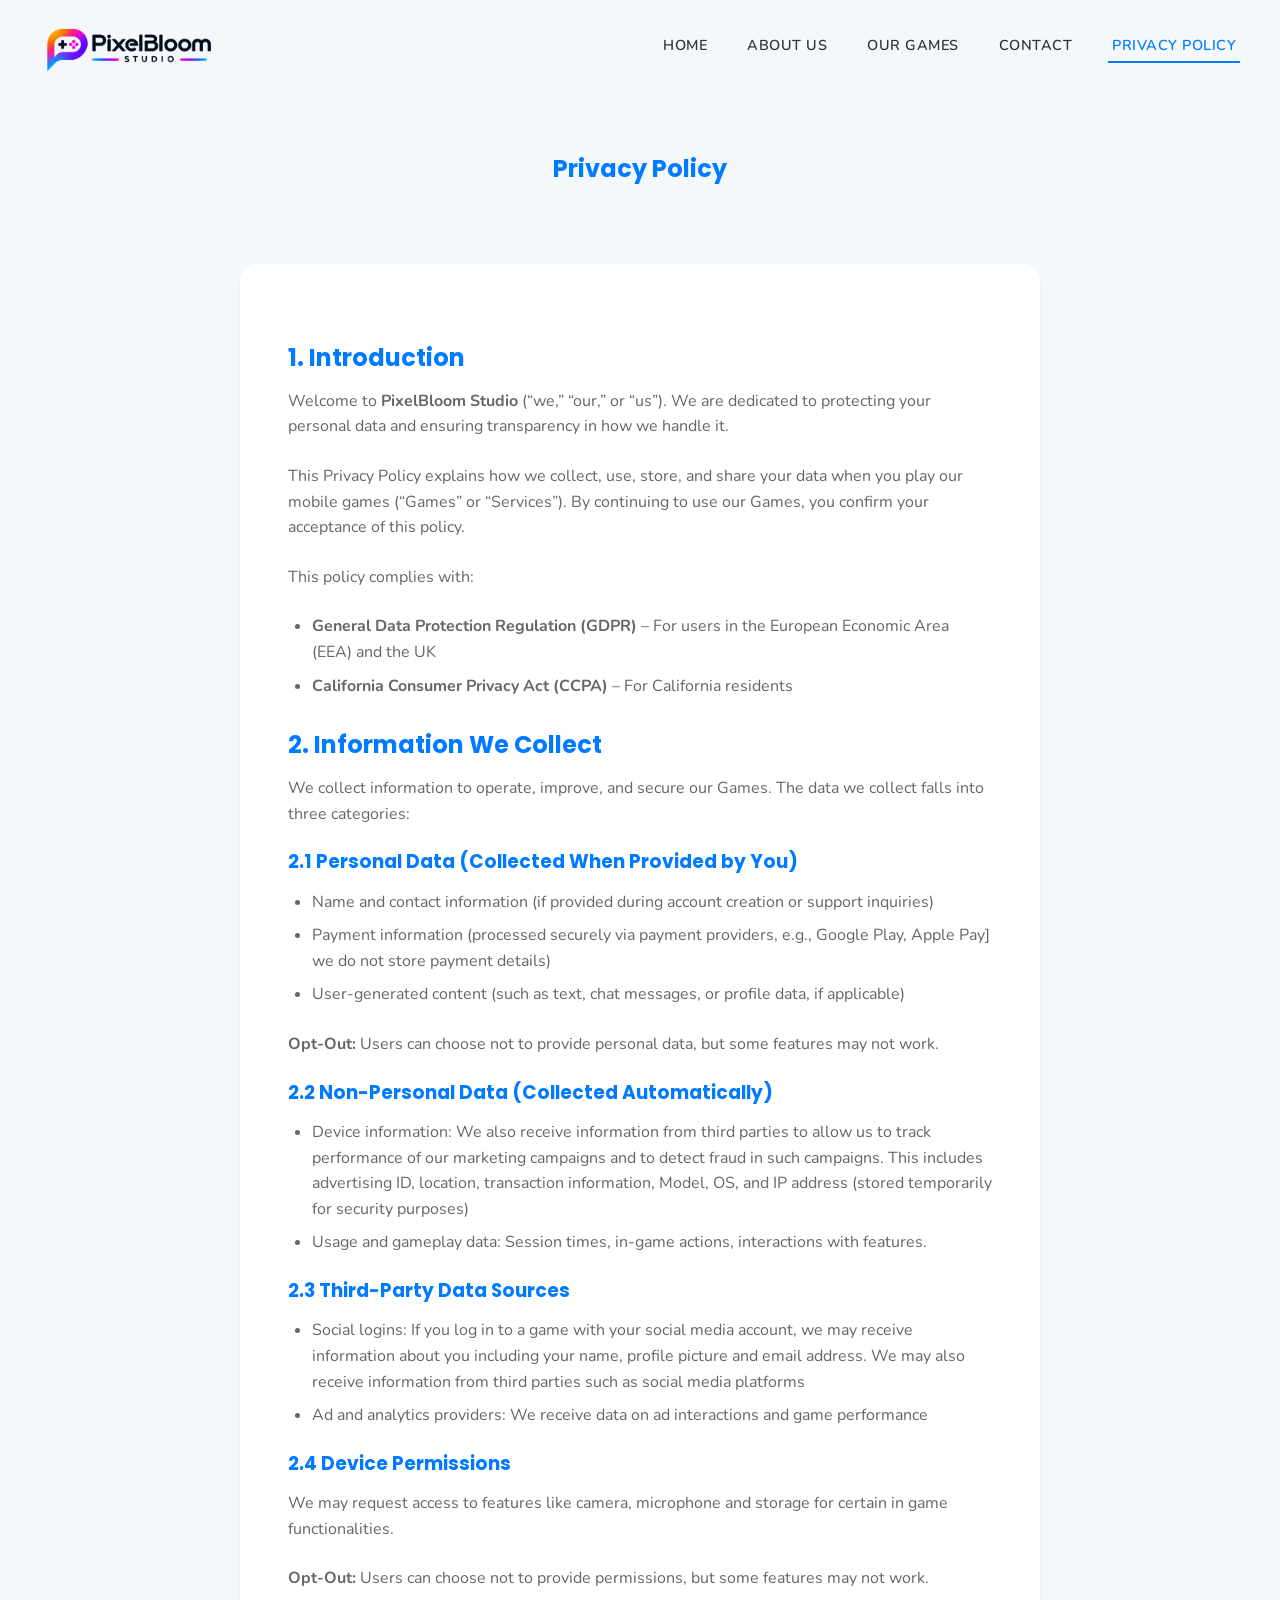
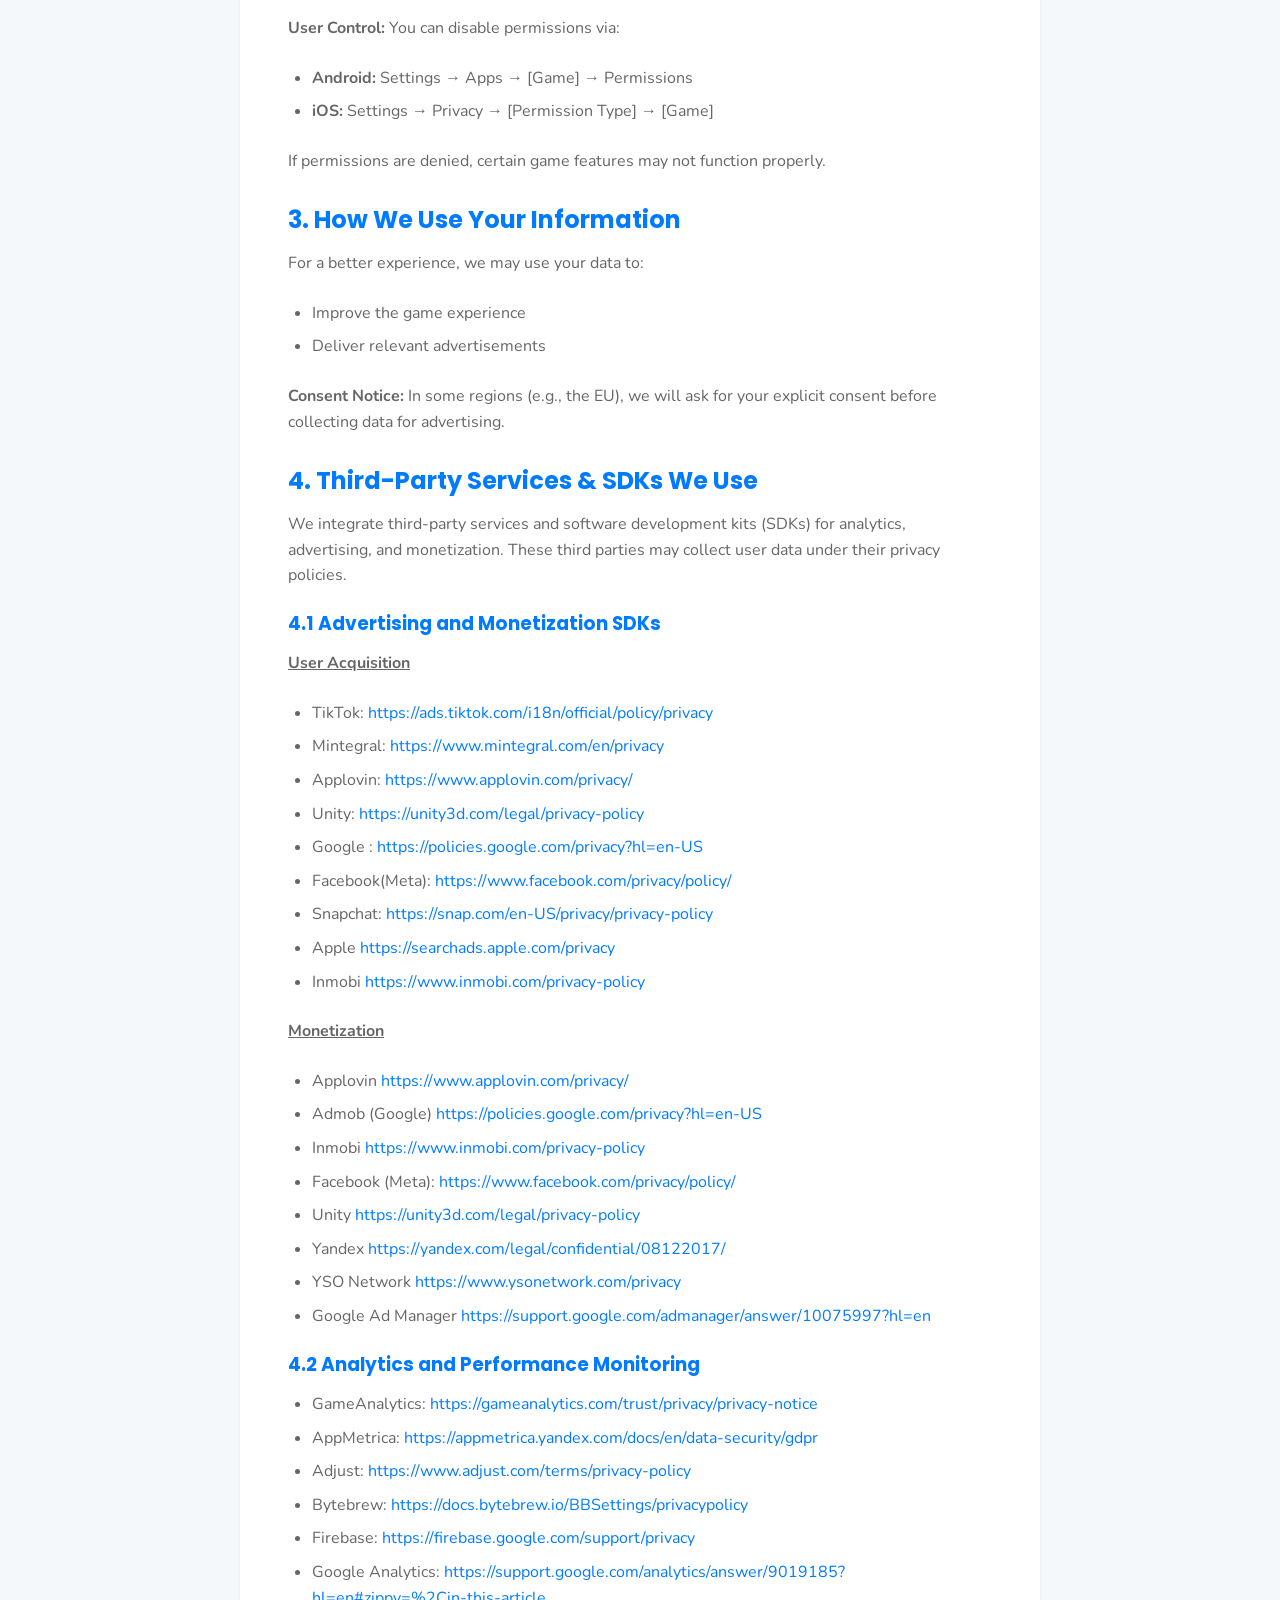
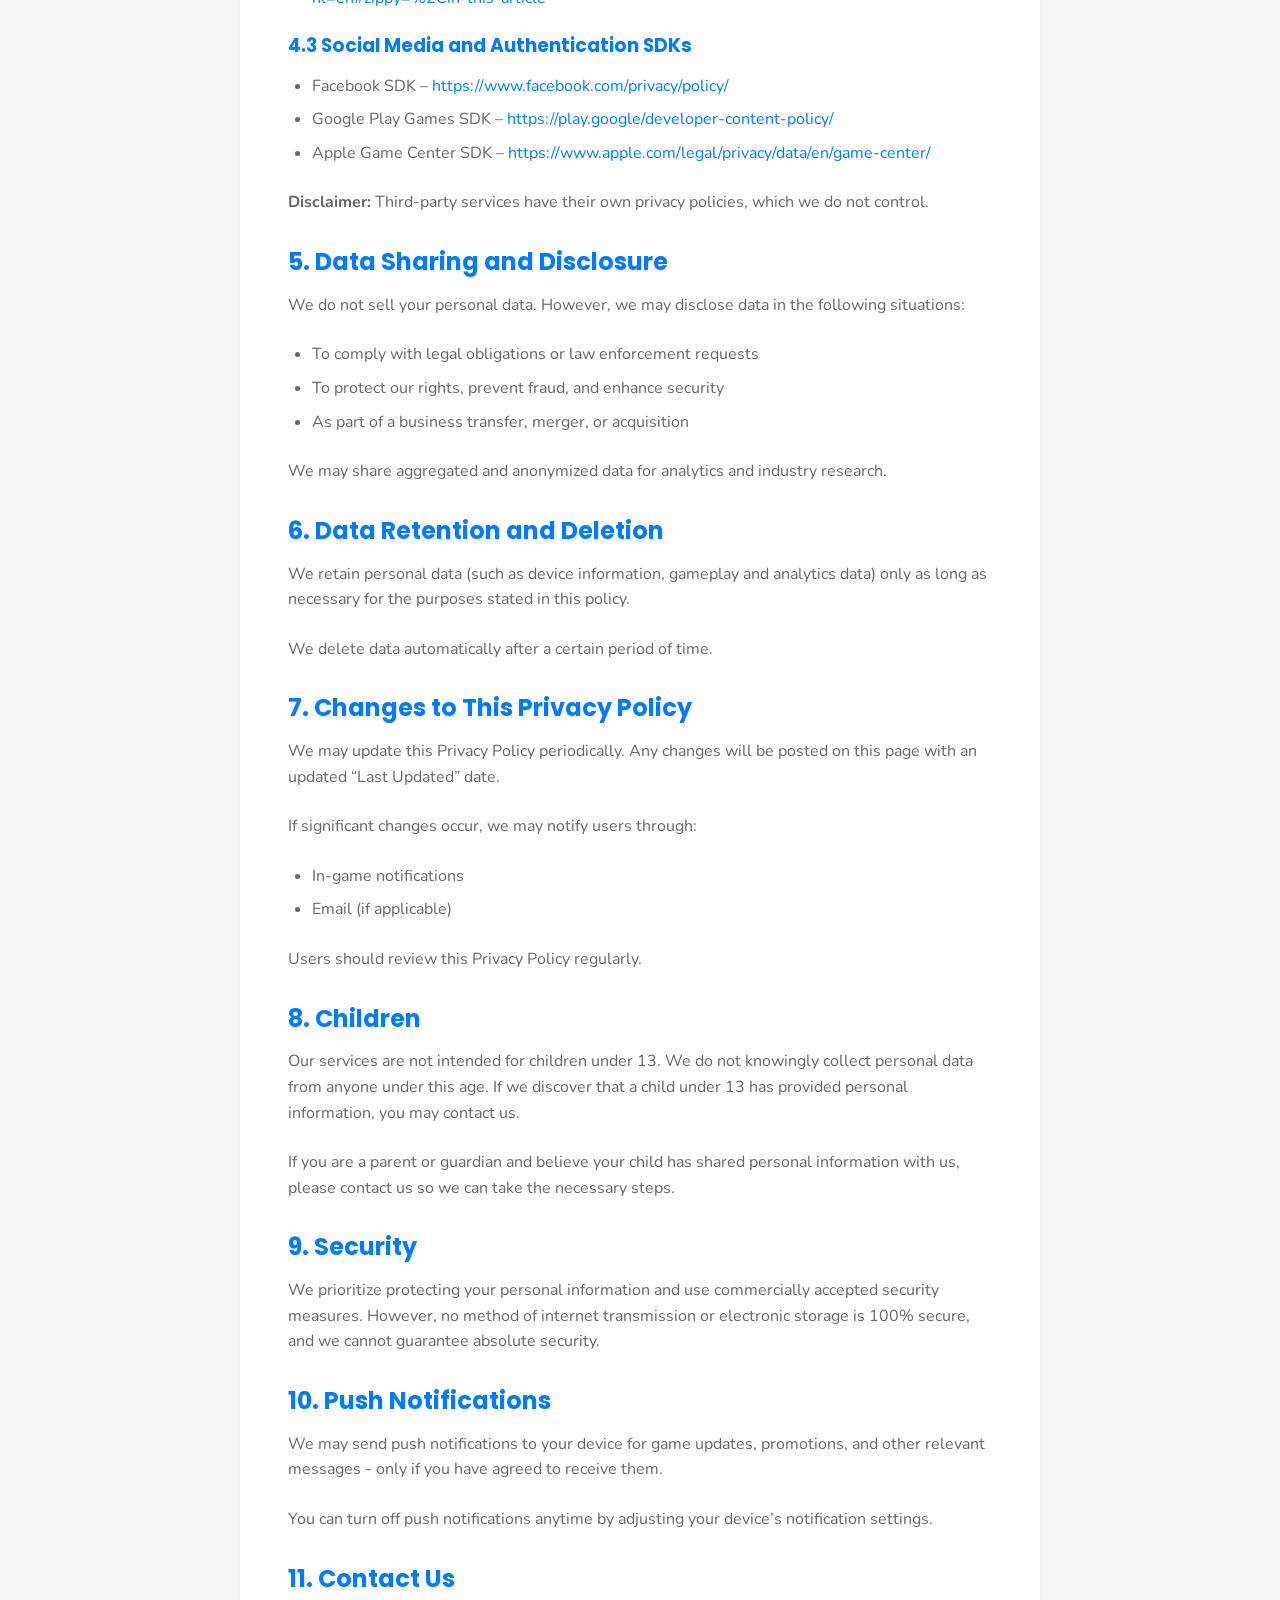
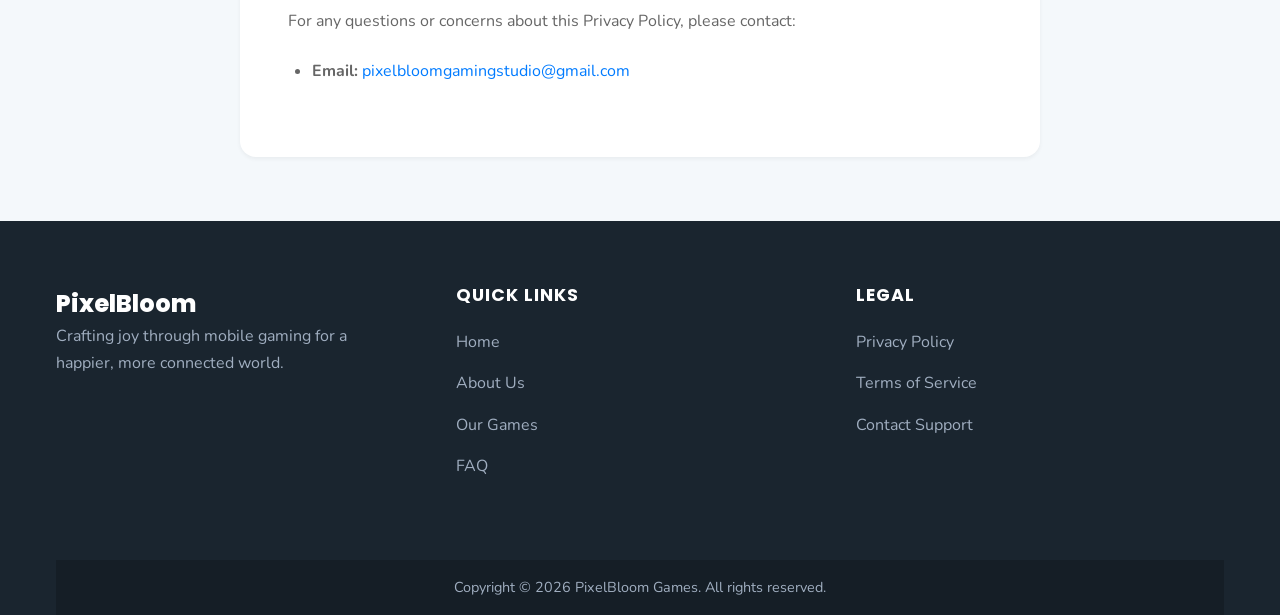
<file: privacy-policy.html>
<!doctype html>
<html lang="en">
  <head>
    <title>PixelBloom Studio</title>
    <link rel="icon" type="image/png" href="assets/images/Favicon.png" />
    <meta charset="UTF-8" />
    <meta name="viewport" content="width=device-width, initial-scale=1.0" />
    <title>Privacy Policy | PixelBloom Games</title>
    <meta
      name="description"
      content="Privacy Policy for PixelBloom Games. Learn how we handle your data."
    />
    <!-- Google Fonts -->
    <link
      href="https://fonts.googleapis.com/css2?family=Nunito:wght@400;600;700&family=Poppins:wght@500;700;800&display=swap"
      rel="stylesheet"
    />
    <link rel="stylesheet" href="assets/css/style.css" />
    <!-- Font Awesome for icons -->
    <link
      rel="stylesheet"
      href="https://cdnjs.cloudflare.com/ajax/libs/font-awesome/6.0.0-beta3/css/all.min.css"
    />
  </head>
  <body>
    <!-- Header -->
    <header class="header">
      <div class="container nav">
        <a href="index.html" class="nav__logo">
          <img
            src="assets/images/Icon.png"
            alt="PixelBloom Logo"
            class="nav__logo-img"
          />
        </a>
        <button
          class="nav__toggle"
          type="button"
          aria-label="Toggle Navigation"
          aria-expanded="false"
        >
          <span class="nav__toggle-bar"></span>
          <span class="nav__toggle-bar"></span>
          <span class="nav__toggle-bar"></span>
        </button>
        <ul class="nav__list">
          <li><a href="index.html" class="nav__link">Home</a></li>
          <li><a href="about.html" class="nav__link">About Us</a></li>
          <li>
            <a href="our-games.html" class="nav__link">Our Games</a>
          </li>
          <li><a href="contact.html" class="nav__link">Contact</a></li>
          <li>
            <a href="privacy-policy.html" class="nav__link nav__link--active"
              >Privacy Policy</a
            >
          </li>
        </ul>
      </div>
    </header>

    <!-- Main Content -->
    <main>
      <!-- Page Header -->
      <section class="section legal-page__header">
        <div class="container">
          <h1 class="legal-page__title">Privacy Policy</h1>
          <!-- <p style="color: var(--color-text-muted)">
            Last updated: June 17, 2026
          </p> -->
        </div>
      </section>

      <!-- Privacy Content -->
      <section class="section" style="padding-top: 0">
        <div class="container">
          <div class="legal-content">
            <!-- <p>
              Welcome to <strong>PixelBloom Studio</strong>. Your privacy is
              important to us. This Privacy Policy explains how we handle
              information when you use our mobile games and applications. This
              privacy policy is applicable to all games of
              <strong>PixelBloom Studio</strong>.
            </p> -->

            <h2><strong>1. Introduction</strong></h2>
            <p>
              Welcome to <strong>PixelBloom Studio</strong> (&#8220;we,&#8221;
              &#8220;our,&#8221; or &#8220;us&#8221;). We are dedicated to
              protecting your personal data and ensuring transparency in how we
              handle it.
            </p>
            <p>
              This Privacy Policy explains how we collect, use, store, and share
              your data when you play our mobile games (&#8220;Games&#8221; or
              &#8220;Services&#8221;). By continuing to use our Games, you
              confirm your acceptance of this policy.
            </p>
            <p>This policy complies with:</p>
            <ul>
              <li>
                <strong>General Data Protection Regulation (GDPR)</strong> – For
                users in the European Economic Area (EEA) and the UK
              </li>
              <li>
                <strong>California Consumer Privacy Act (CCPA)</strong> – For
                California residents
              </li>
            </ul>
            <h2><strong>2. Information We Collect</strong></h2>
            <p>
              We collect information to operate, improve, and secure our Games.
              The data we collect falls into three categories:
            </p>
            <h3>
              <strong
                >2.1 Personal Data (Collected When Provided by You)</strong
              >
            </h3>
            <ul>
              <li>
                Name and contact information (if provided during account
                creation or support inquiries)
              </li>
              <li>
                Payment information (processed securely via payment providers,
                e.g., Google Play, Apple Pay] we do not store payment details)
              </li>
              <li>
                User-generated content (such as text, chat messages, or profile
                data, if applicable)
              </li>
            </ul>
            <p>
              <strong>Opt-Out:</strong> Users can choose not to provide personal
              data, but some features may not work.
            </p>
            <h3>
              <strong>2.2 Non-Personal Data (Collected Automatically)</strong>
            </h3>
            <ul>
              <li>
                Device information: We also receive information from third
                parties to allow us to track performance of our marketing
                campaigns and to detect fraud in such campaigns. This includes
                advertising ID, location, transaction information, Model, OS,
                and IP address (stored temporarily for security purposes)
              </li>
              <li>
                Usage and gameplay data: Session times, in-game actions,
                interactions with features.
              </li>
            </ul>
            <h3><strong>2.3 Third-Party Data Sources</strong></h3>
            <ul>
              <li>
                Social logins: If you log in to a game with your social media
                account, we may receive information about you including your
                name, profile picture and email address. We may also receive
                information from third parties such as social media platforms
              </li>
              <li>
                Ad and analytics providers: We receive data on ad interactions
                and game performance
              </li>
            </ul>
            <h3><strong>2.4 Device Permissions</strong></h3>
            <p>
              We may request access to features like camera, microphone and
              storage for certain in game functionalities.
            </p>
            <p>
              <strong>Opt-Out:</strong> Users can choose not to provide
              permissions, but some features may not work.
            </p>
            <p>
              <strong>User Control:</strong> You can disable permissions via:
            </p>
            <ul>
              <li>
                <strong>Android:</strong> Settings → Apps → [Game] → Permissions
              </li>
              <li>
                <strong>iOS:</strong> Settings → Privacy → [Permission Type] →
                [Game]
              </li>
            </ul>
            <p>
              If permissions are denied, certain game features may not function
              properly.
            </p>
            <h2><strong>3. How We Use Your Information</strong></h2>
            <p>For a better experience, we may use your data to:</p>
            <ul>
              <li>Improve the game experience</li>
              <li>Deliver relevant advertisements</li>
            </ul>
            <p>
              <strong>Consent Notice:</strong> In some regions (e.g., the EU),
              we will ask for your explicit consent before collecting data for
              advertising.
            </p>
            <h2><strong>4. Third-Party Services &amp; SDKs We Use</strong></h2>
            <p>
              We integrate third-party services and software development kits
              (SDKs) for analytics, advertising, and monetization. These third
              parties may collect user data under their privacy policies.
            </p>
            <h3><strong>4.1 Advertising and Monetization SDKs</strong></h3>
            <p>
              <strong><u>User Acquisition</u></strong>
            </p>
            <ul>
              <li>
                TikTok:
                <a href="https://ads.tiktok.com/i18n/official/policy/privacy"
                  >https://ads.tiktok.com/i18n/official/policy/privacy</a
                >
              </li>
              <li>
                Mintegral:
                <a href="https://www.mintegral.com/en/privacy"
                  >https://www.mintegral.com/en/privacy</a
                >
              </li>
              <li>
                Applovin:
                <a href="https://www.applovin.com/privacy/"
                  >https://www.applovin.com/privacy/</a
                >
              </li>
              <li>
                Unity:
                <a href="https://unity3d.com/legal/privacy-policy"
                  >https://unity3d.com/legal/privacy-policy</a
                >
              </li>
              <li>
                Google :
                <a href="https://policies.google.com/privacy?hl=en-US"
                  >https://policies.google.com/privacy?hl=en-US</a
                >
              </li>
              <li>
                Facebook(Meta):
                <a href="https://www.facebook.com/privacy/policy/"
                  >https://www.facebook.com/privacy/policy/</a
                >
              </li>
              <li>
                Snapchat:
                <a href="https://snap.com/en-US/privacy/privacy-policy"
                  >https://snap.com/en-US/privacy/privacy-policy</a
                >
              </li>
              <li>
                Apple
                <a href="https://searchads.apple.com/privacy"
                  >https://searchads.apple.com/privacy</a
                >
              </li>
              <li>
                Inmobi
                <a href="https://www.inmobi.com/privacy-policy"
                  >https://www.inmobi.com/privacy-policy</a
                >
              </li>
            </ul>
            <p>
              <strong><u>Monetization</u></strong>
            </p>
            <ul>
              <li>
                Applovin
                <a href="https://www.applovin.com/privacy/"
                  >https://www.applovin.com/privacy/</a
                >
              </li>
              <li>
                Admob (Google)
                <a href="https://policies.google.com/privacy?hl=en-US"
                  >https://policies.google.com/privacy?hl=en-US</a
                >
              </li>
              <li>
                Inmobi
                <a href="https://www.inmobi.com/privacy-policy"
                  >https://www.inmobi.com/privacy-policy</a
                >
              </li>
              <li>
                Facebook (Meta):
                <a href="https://www.facebook.com/privacy/policy/"
                  >https://www.facebook.com/privacy/policy/</a
                >
              </li>
              <li>
                Unity
                <a href="https://unity3d.com/legal/privacy-policy"
                  >https://unity3d.com/legal/privacy-policy</a
                >
              </li>
              <li>
                Yandex
                <a href="https://yandex.com/legal/confidential/08122017/"
                  >https://yandex.com/legal/confidential/08122017/</a
                >
              </li>
              <li>
                YSO Network
                <a href="https://www.ysonetwork.com/privacy"
                  >https://www.ysonetwork.com/privacy</a
                >
              </li>
              <li>
                Google Ad Manager
                <a
                  href="https://support.google.com/admanager/answer/10075997?hl=en"
                  >https://support.google.com/admanager/answer/10075997?hl=en</a
                >
              </li>
            </ul>
            <h3><strong>4.2 Analytics and Performance Monitoring</strong></h3>
            <ul>
              <li>
                GameAnalytics:
                <a href="https://gameanalytics.com/trust/privacy/privacy-notice"
                  >https://gameanalytics.com/trust/privacy/privacy-notice</a
                >
              </li>
              <li>
                AppMetrica:
                <a
                  href="https://appmetrica.yandex.com/docs/en/data-security/gdpr"
                  >https://appmetrica.yandex.com/docs/en/data-security/gdpr</a
                >
              </li>
              <li>
                Adjust:
                <a href="https://www.adjust.com/terms/privacy-policy"
                  >https://www.adjust.com/terms/privacy-policy</a
                >
              </li>
              <li>
                Bytebrew:
                <a href="https://docs.bytebrew.io/BBSettings/privacypolicy"
                  >https://docs.bytebrew.io/BBSettings/privacypolicy</a
                >
              </li>
              <li>
                Firebase:
                <a href="https://firebase.google.com/support/privacy"
                  >https://firebase.google.com/support/privacy</a
                >
              </li>
              <li>
                Google Analytics:
                <a
                  href="https://support.google.com/analytics/answer/9019185?hl=en#zippy=%2Cin-this-article"
                  >https://support.google.com/analytics/answer/9019185?hl=en#zippy=%2Cin-this-article</a
                >
              </li>
            </ul>
            <h3><strong>4.3 Social Media and Authentication SDKs</strong></h3>
            <ul>
              <li>
                Facebook SDK –
                <a href="https://www.facebook.com/privacy/policy/"
                  >https://www.facebook.com/privacy/policy/</a
                >
              </li>
              <li>
                Google Play Games SDK –
                <a href="https://play.google/developer-content-policy/"
                  >https://play.google/developer-content-policy/</a
                >
              </li>
              <li>
                Apple Game Center SDK –
                <a
                  href="https://www.apple.com/legal/privacy/data/en/game-center/"
                  >https://www.apple.com/legal/privacy/data/en/game-center/</a
                >
              </li>
            </ul>
            <p>
              <strong>Disclaimer:</strong> Third-party services have their own
              privacy policies, which we do not control.
            </p>
            <h2><strong>5. Data Sharing and Disclosure</strong></h2>
            <p>
              We do not sell your personal data. However, we may disclose data
              in the following situations:
            </p>
            <ul>
              <li>
                To comply with legal obligations or law enforcement requests
              </li>
              <li>
                To protect our rights, prevent fraud, and enhance security
              </li>
              <li>As part of a business transfer, merger, or acquisition</li>
            </ul>
            <p>
              We may share aggregated and anonymized data for analytics and
              industry research.
            </p>
            <h2><strong>6. Data Retention and Deletion</strong></h2>
            <p>
              We retain personal data (such as device information, gameplay and
              analytics data) only as long as necessary for the purposes stated
              in this policy.
            </p>
            <p>We delete data automatically after a certain period of time.</p>
            <h2><strong>7. Changes to This Privacy Policy</strong></h2>
            <p>
              We may update this Privacy Policy periodically. Any changes will
              be posted on this page with an updated &#8220;Last Updated&#8221;
              date.
            </p>
            <p>If significant changes occur, we may notify users through:</p>
            <ul>
              <li>In-game notifications</li>
              <li>Email (if applicable)</li>
            </ul>
            <p>Users should review this Privacy Policy regularly.</p>
            <h2><strong>8. Children</strong></h2>
            <p>
              Our services are not intended for children under 13. We do not
              knowingly collect personal data from anyone under this age. If we
              discover that a child under 13 has provided personal information,
              you may contact us.
            </p>
            <p>
              If you are a parent or guardian and believe your child has shared
              personal information with us, please contact us so we can take the
              necessary steps.
            </p>
            <h2><strong>9. Security</strong></h2>
            <p>
              We prioritize protecting your personal information and use
              commercially accepted security measures. However, no method of
              internet transmission or electronic storage is 100% secure, and we
              cannot guarantee absolute security.
            </p>
            <h2><strong>10. Push Notifications</strong></h2>
            <p>
              We may send push notifications to your device for game updates,
              promotions, and other relevant messages - only if you have agreed
              to receive them.
            </p>
            <p>
              You can turn off push notifications anytime by adjusting your
              device&#8217;s notification settings.
            </p>
            <h2><strong>11. Contact Us</strong></h2>
            <p>
              For any questions or concerns about this Privacy Policy, please
              contact:
            </p>
            <ul>
              <li>
                <strong>Email:</strong>
                <a href="mailto:pixelbloomgamingstudio@gmail.com"
                  >pixelbloomgamingstudio@gmail.com</a
                >
              </li>
            </ul>
          </div>
        </div>
      </section>
    </main>

    <!-- Footer -->
    <footer class="footer">
      <div class="container">
        <div class="footer__grid">
          <div>
            <a href="index.html" class="footer__logo">PixelBloom</a>
            <p class="footer__description">
              Crafting joy through mobile gaming for a happier, more connected
              world.
            </p>
            <!-- <div class="footer__social">
              <a href="#" class="footer__social-link" aria-label="Facebook"
                ><i class="fab fa-facebook-f"></i
              ></a>
              <a href="#" class="footer__social-link" aria-label="Twitter"
                ><i class="fab fa-twitter"></i
              ></a>
              <a href="#" class="footer__social-link" aria-label="Instagram"
                ><i class="fab fa-instagram"></i
              ></a>
              <a href="#" class="footer__social-link" aria-label="LinkedIn"
                ><i class="fab fa-linkedin-in"></i
              ></a>
            </div> -->
          </div>
          <div>
            <h3 class="footer__title">Quick Links</h3>
            <a href="index.html" class="footer__link">Home</a>
            <a href="about.html" class="footer__link">About Us</a>
            <a href="our-games.html" class="footer__link">Our Games</a>
            <a href="faq.html" class="footer__link">FAQ</a>
          </div>
          <div>
            <h3 class="footer__title">Legal</h3>
            <a href="privacy-policy.html" class="footer__link"
              >Privacy Policy</a
            >
            <a href="terms-of-service.html" class="footer__link"
              >Terms of Service</a
            >
            <a href="contact.html" class="footer__link">Contact Support</a>
          </div>
        </div>
        <div class="footer__bottom">
          <p>Copyright &copy; 2026 PixelBloom Games. All rights reserved.</p>
        </div>
      </div>
    </footer>
    <!-- Back to Top Button -->
    <a href="#" class="back-to-top" aria-label="Back to top">
      <i class="fas fa-arrow-up"></i>
    </a>
    <script src="assets/js/script.js"></script>
  </body>
</html>
</file>
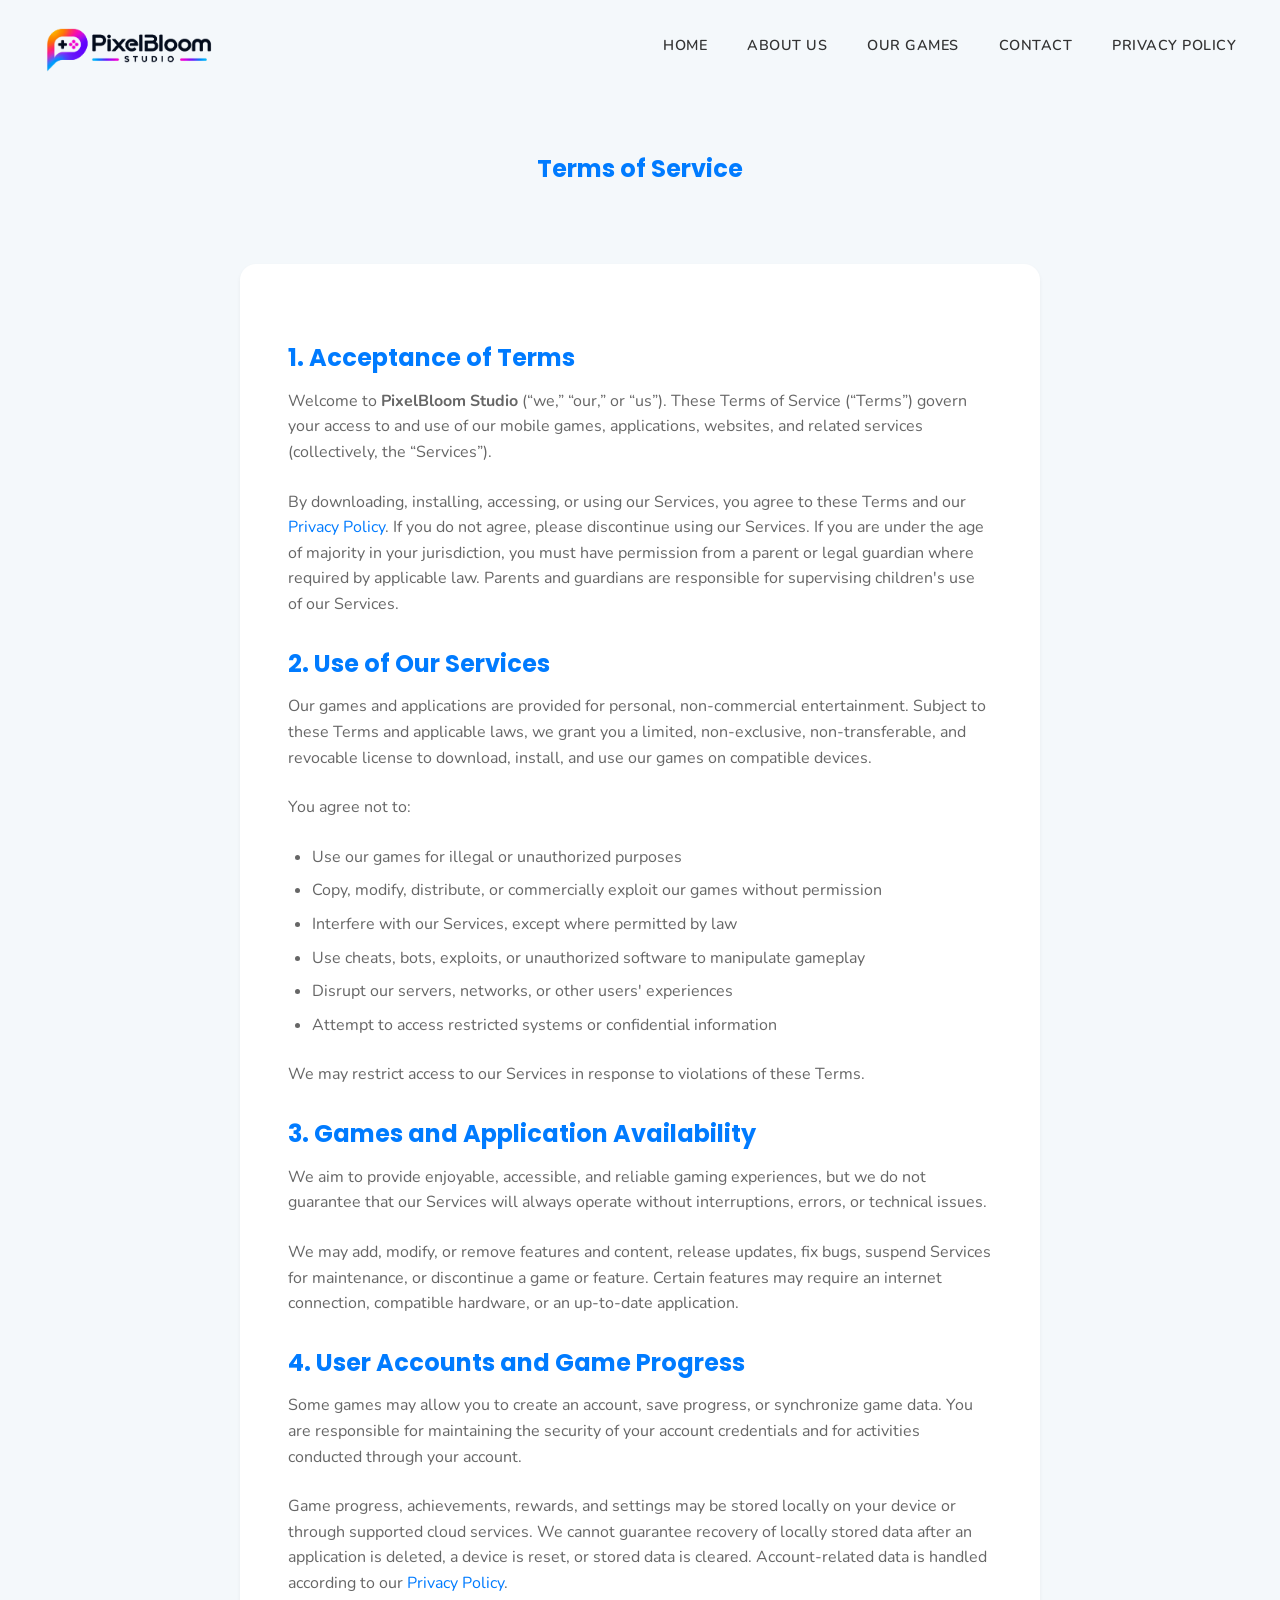
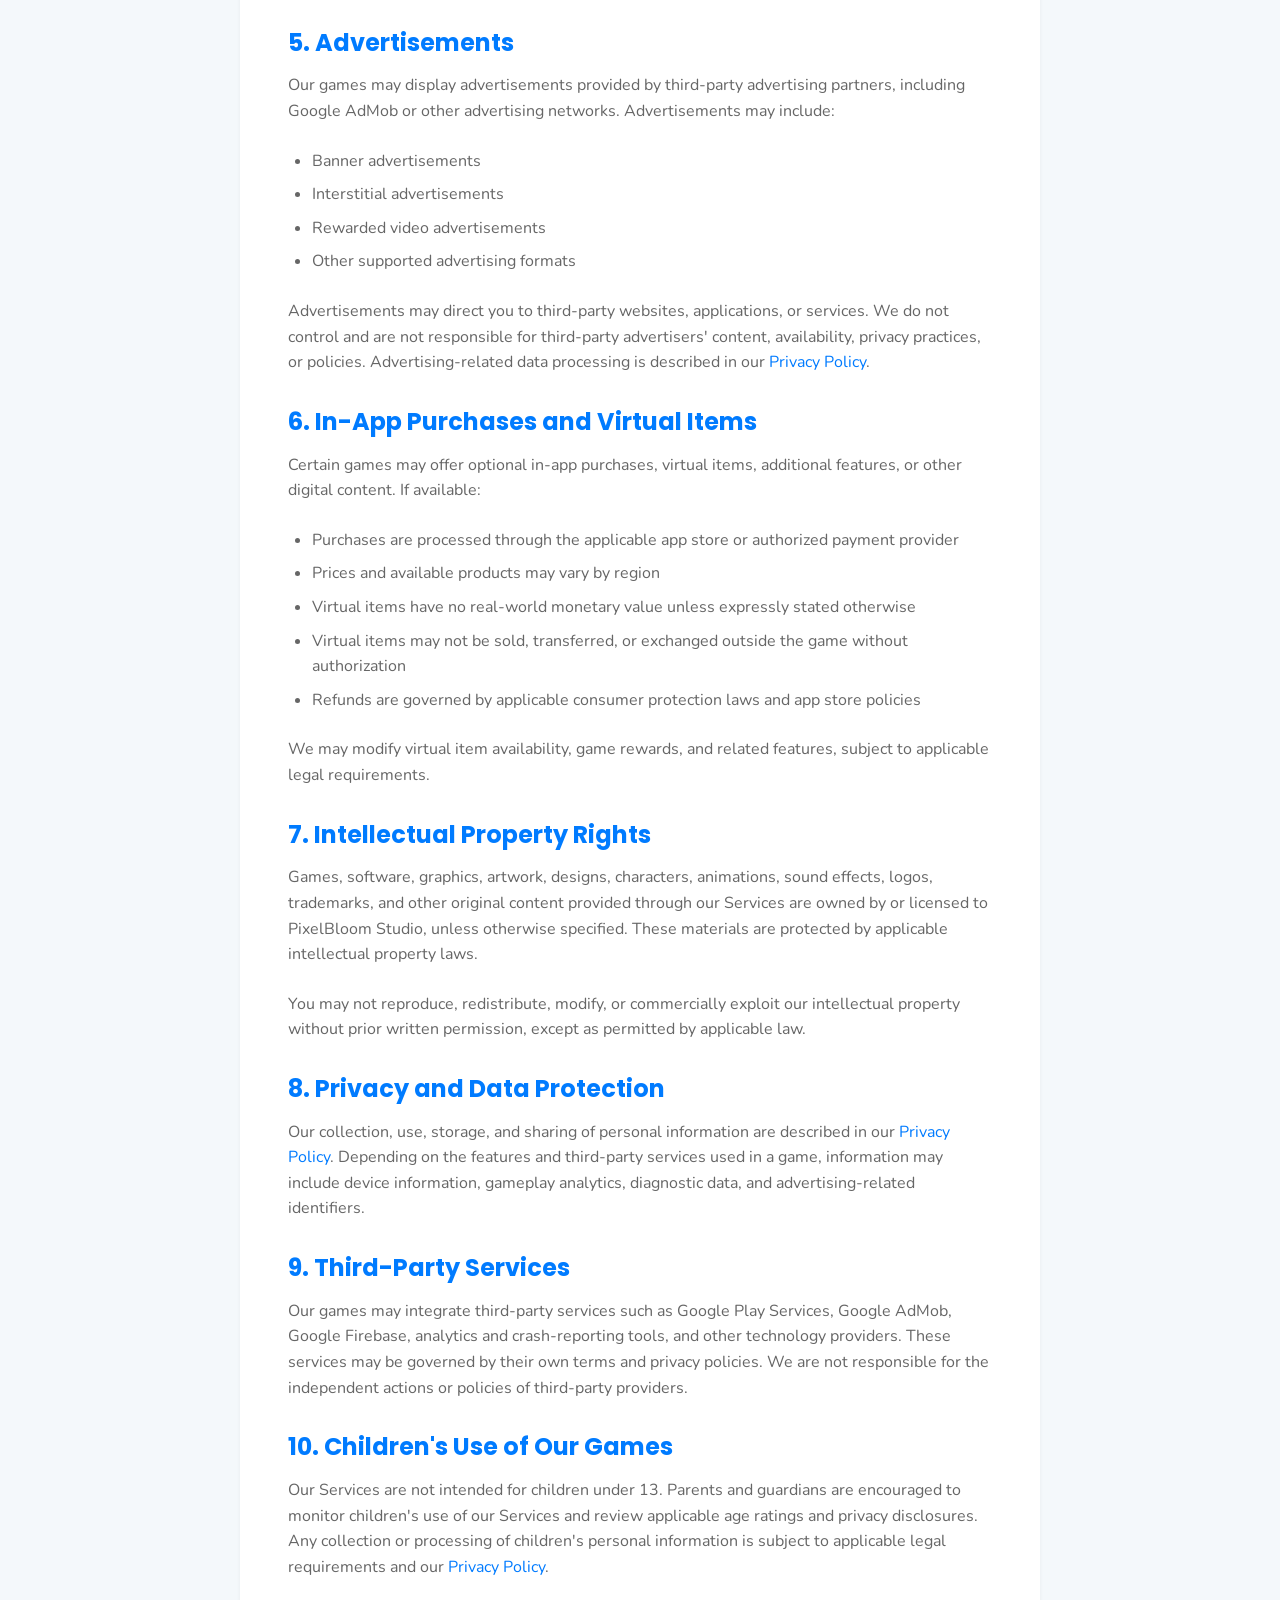
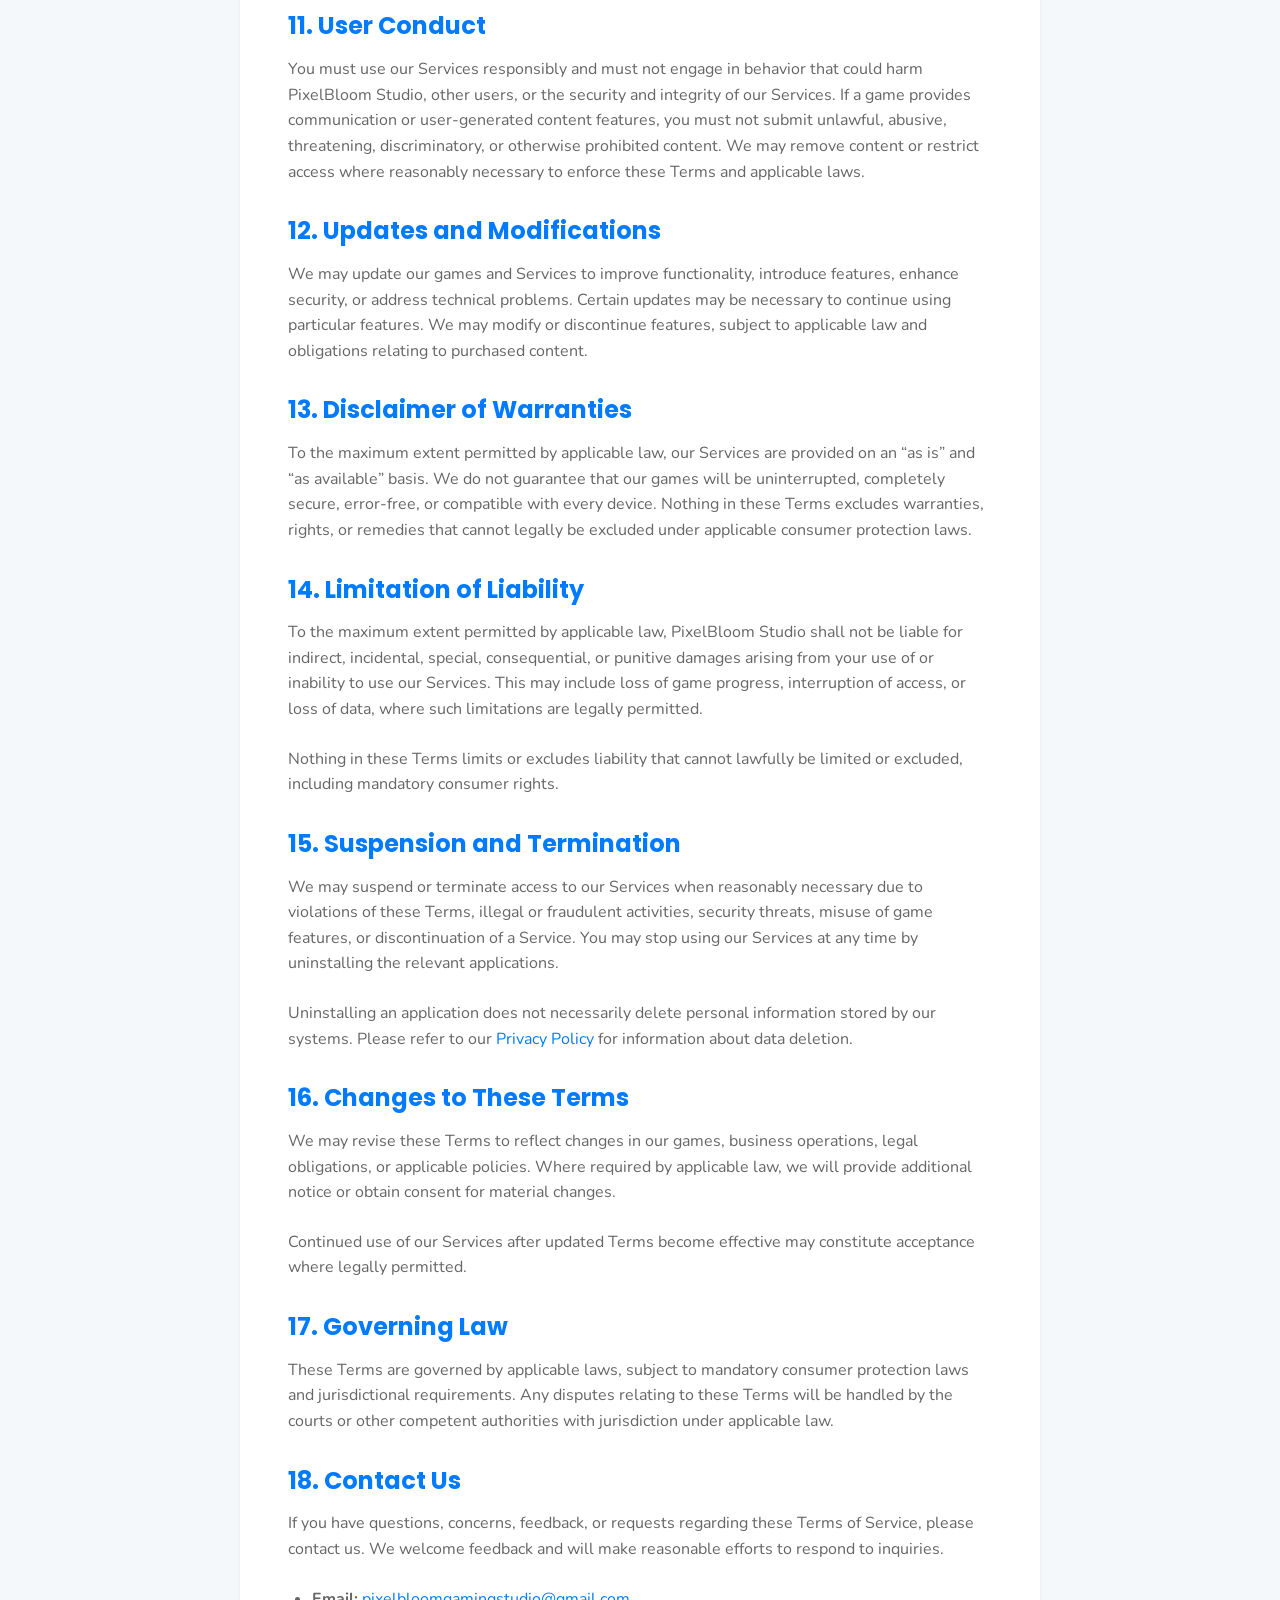
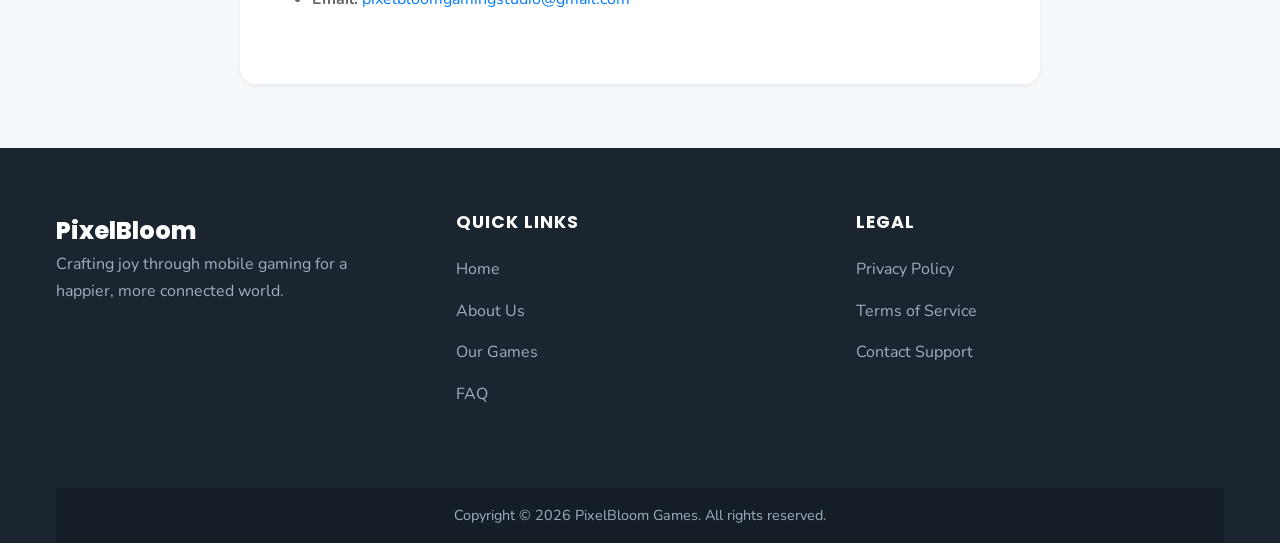
<file: terms-of-service.html>
<!doctype html>
<html lang="en">
  <head>
    <title>PixelBloom Studio</title>
    <link rel="icon" type="image/png" href="assets/images/Favicon.png" />
    <meta charset="UTF-8" />
    <meta name="viewport" content="width=device-width, initial-scale=1.0" />
    <title>Terms of Service | PixelBloom Games</title>
    <meta
      name="description"
      content="Terms of Service for PixelBloom Games. Review the rules for using our games and services."
    />
    <link
      href="https://fonts.googleapis.com/css2?family=Nunito:wght@400;600;700&family=Poppins:wght@500;700;800&display=swap"
      rel="stylesheet"
    />
    <link rel="stylesheet" href="assets/css/style.css" />
    <link
      rel="stylesheet"
      href="https://cdnjs.cloudflare.com/ajax/libs/font-awesome/6.0.0-beta3/css/all.min.css"
    />
  </head>
  <body>
    <header class="header">
      <div class="container nav">
        <a href="index.html" class="nav__logo">
          <img
            src="assets/images/Icon.png"
            alt="PixelBloom Logo"
            class="nav__logo-img"
          />
        </a>
        <button
          class="nav__toggle"
          type="button"
          aria-label="Toggle Navigation"
          aria-expanded="false"
        >
          <span class="nav__toggle-bar"></span>
          <span class="nav__toggle-bar"></span>
          <span class="nav__toggle-bar"></span>
        </button>
        <ul class="nav__list">
          <li><a href="index.html" class="nav__link">Home</a></li>
          <li><a href="about.html" class="nav__link">About Us</a></li>
          <li>
            <a href="our-games.html" class="nav__link">Our Games</a>
          </li>
          <li><a href="contact.html" class="nav__link">Contact</a></li>
          <li>
            <a href="privacy-policy.html" class="nav__link">Privacy Policy</a>
          </li>
        </ul>
      </div>
    </header>

    <main>
      <section class="section legal-page__header">
        <div class="container">
          <h1 class="legal-page__title">Terms of Service</h1>
        </div>
      </section>

      <section class="section" style="padding-top: 0">
        <div class="container">
          <div class="legal-content">
            <h2><strong>1. Acceptance of Terms</strong></h2>
            <p>
              Welcome to <strong>PixelBloom Studio</strong> (&#8220;we,&#8221;
              &#8220;our,&#8221; or &#8220;us&#8221;). These Terms of Service
              (&#8220;Terms&#8221;) govern your access to and use of our mobile
              games, applications, websites, and related services (collectively,
              the &#8220;Services&#8221;).
            </p>
            <p>
              By downloading, installing, accessing, or using our Services, you
              agree to these Terms and our
              <a href="privacy-policy.html">Privacy Policy</a>. If you do not
              agree, please discontinue using our Services. If you are under the
              age of majority in your jurisdiction, you must have permission
              from a parent or legal guardian where required by applicable law.
              Parents and guardians are responsible for supervising children's
              use of our Services.
            </p>

            <h2><strong>2. Use of Our Services</strong></h2>
            <p>
              Our games and applications are provided for personal,
              non-commercial entertainment. Subject to these Terms and
              applicable laws, we grant you a limited, non-exclusive,
              non-transferable, and revocable license to download, install, and
              use our games on compatible devices.
            </p>
            <p>You agree not to:</p>
            <ul>
              <li>Use our games for illegal or unauthorized purposes</li>
              <li>
                Copy, modify, distribute, or commercially exploit our games
                without permission
              </li>
              <li>
                Interfere with our Services, except where permitted by law
              </li>
              <li>
                Use cheats, bots, exploits, or unauthorized software to
                manipulate gameplay
              </li>
              <li>
                Disrupt our servers, networks, or other users' experiences
              </li>
              <li>
                Attempt to access restricted systems or confidential information
              </li>
            </ul>
            <p>
              We may restrict access to our Services in response to violations
              of these Terms.
            </p>

            <h2><strong>3. Games and Application Availability</strong></h2>
            <p>
              We aim to provide enjoyable, accessible, and reliable gaming
              experiences, but we do not guarantee that our Services will always
              operate without interruptions, errors, or technical issues.
            </p>
            <p>
              We may add, modify, or remove features and content, release
              updates, fix bugs, suspend Services for maintenance, or
              discontinue a game or feature. Certain features may require an
              internet connection, compatible hardware, or an up-to-date
              application.
            </p>

            <h2><strong>4. User Accounts and Game Progress</strong></h2>
            <p>
              Some games may allow you to create an account, save progress, or
              synchronize game data. You are responsible for maintaining the
              security of your account credentials and for activities conducted
              through your account.
            </p>
            <p>
              Game progress, achievements, rewards, and settings may be stored
              locally on your device or through supported cloud services. We
              cannot guarantee recovery of locally stored data after an
              application is deleted, a device is reset, or stored data is
              cleared. Account-related data is handled according to our
              <a href="privacy-policy.html">Privacy Policy</a>.
            </p>

            <h2><strong>5. Advertisements</strong></h2>
            <p>
              Our games may display advertisements provided by third-party
              advertising partners, including Google AdMob or other advertising
              networks. Advertisements may include:
            </p>
            <ul>
              <li>Banner advertisements</li>
              <li>Interstitial advertisements</li>
              <li>Rewarded video advertisements</li>
              <li>Other supported advertising formats</li>
            </ul>
            <p>
              Advertisements may direct you to third-party websites,
              applications, or services. We do not control and are not
              responsible for third-party advertisers' content, availability,
              privacy practices, or policies. Advertising-related data
              processing is described in our
              <a href="privacy-policy.html">Privacy Policy</a>.
            </p>

            <h2><strong>6. In-App Purchases and Virtual Items</strong></h2>
            <p>
              Certain games may offer optional in-app purchases, virtual items,
              additional features, or other digital content. If available:
            </p>
            <ul>
              <li>
                Purchases are processed through the applicable app store or
                authorized payment provider
              </li>
              <li>Prices and available products may vary by region</li>
              <li>
                Virtual items have no real-world monetary value unless expressly
                stated otherwise
              </li>
              <li>
                Virtual items may not be sold, transferred, or exchanged outside
                the game without authorization
              </li>
              <li>
                Refunds are governed by applicable consumer protection laws and
                app store policies
              </li>
            </ul>
            <p>
              We may modify virtual item availability, game rewards, and related
              features, subject to applicable legal requirements.
            </p>

            <h2><strong>7. Intellectual Property Rights</strong></h2>
            <p>
              Games, software, graphics, artwork, designs, characters,
              animations, sound effects, logos, trademarks, and other original
              content provided through our Services are owned by or licensed to
              PixelBloom Studio, unless otherwise specified. These materials are
              protected by applicable intellectual property laws.
            </p>
            <p>
              You may not reproduce, redistribute, modify, or commercially
              exploit our intellectual property without prior written
              permission, except as permitted by applicable law.
            </p>

            <h2><strong>8. Privacy and Data Protection</strong></h2>
            <p>
              Our collection, use, storage, and sharing of personal information
              are described in our
              <a href="privacy-policy.html">Privacy Policy</a>. Depending on the
              features and third-party services used in a game, information may
              include device information, gameplay analytics, diagnostic data,
              and advertising-related identifiers.
            </p>

            <h2><strong>9. Third-Party Services</strong></h2>
            <p>
              Our games may integrate third-party services such as Google Play
              Services, Google AdMob, Google Firebase, analytics and
              crash-reporting tools, and other technology providers. These
              services may be governed by their own terms and privacy policies.
              We are not responsible for the independent actions or policies of
              third-party providers.
            </p>

            <h2><strong>10. Children's Use of Our Games</strong></h2>
            <p>
              Our Services are not intended for children under 13. Parents and
              guardians are encouraged to monitor children's use of our Services
              and review applicable age ratings and privacy disclosures. Any
              collection or processing of children's personal information is
              subject to applicable legal requirements and our
              <a href="privacy-policy.html">Privacy Policy</a>.
            </p>

            <h2><strong>11. User Conduct</strong></h2>
            <p>
              You must use our Services responsibly and must not engage in
              behavior that could harm PixelBloom Studio, other users, or the
              security and integrity of our Services. If a game provides
              communication or user-generated content features, you must not
              submit unlawful, abusive, threatening, discriminatory, or
              otherwise prohibited content. We may remove content or restrict
              access where reasonably necessary to enforce these Terms and
              applicable laws.
            </p>

            <h2><strong>12. Updates and Modifications</strong></h2>
            <p>
              We may update our games and Services to improve functionality,
              introduce features, enhance security, or address technical
              problems. Certain updates may be necessary to continue using
              particular features. We may modify or discontinue features,
              subject to applicable law and obligations relating to purchased
              content.
            </p>

            <h2><strong>13. Disclaimer of Warranties</strong></h2>
            <p>
              To the maximum extent permitted by applicable law, our Services
              are provided on an &#8220;as is&#8221; and &#8220;as
              available&#8221; basis. We do not guarantee that our games will be
              uninterrupted, completely secure, error-free, or compatible with
              every device. Nothing in these Terms excludes warranties, rights,
              or remedies that cannot legally be excluded under applicable
              consumer protection laws.
            </p>

            <h2><strong>14. Limitation of Liability</strong></h2>
            <p>
              To the maximum extent permitted by applicable law, PixelBloom
              Studio shall not be liable for indirect, incidental, special,
              consequential, or punitive damages arising from your use of or
              inability to use our Services. This may include loss of game
              progress, interruption of access, or loss of data, where such
              limitations are legally permitted.
            </p>
            <p>
              Nothing in these Terms limits or excludes liability that cannot
              lawfully be limited or excluded, including mandatory consumer
              rights.
            </p>

            <h2><strong>15. Suspension and Termination</strong></h2>
            <p>
              We may suspend or terminate access to our Services when reasonably
              necessary due to violations of these Terms, illegal or fraudulent
              activities, security threats, misuse of game features, or
              discontinuation of a Service. You may stop using our Services at
              any time by uninstalling the relevant applications.
            </p>
            <p>
              Uninstalling an application does not necessarily delete personal
              information stored by our systems. Please refer to our
              <a href="privacy-policy.html">Privacy Policy</a> for information
              about data deletion.
            </p>

            <h2><strong>16. Changes to These Terms</strong></h2>
            <p>
              We may revise these Terms to reflect changes in our games,
              business operations, legal obligations, or applicable policies.
              Where required by applicable law, we will provide additional
              notice or obtain consent for material changes.
            </p>
            <p>
              Continued use of our Services after updated Terms become effective
              may constitute acceptance where legally permitted.
            </p>

            <h2><strong>17. Governing Law</strong></h2>
            <p>
              These Terms are governed by applicable laws, subject to mandatory
              consumer protection laws and jurisdictional requirements. Any
              disputes relating to these Terms will be handled by the courts or
              other competent authorities with jurisdiction under applicable
              law.
            </p>

            <h2><strong>18. Contact Us</strong></h2>
            <p>
              If you have questions, concerns, feedback, or requests regarding
              these Terms of Service, please contact us. We welcome feedback and
              will make reasonable efforts to respond to inquiries.
            </p>
            <ul>
              <li>
                <strong>Email:</strong>
                <a href="mailto:pixelbloomgamingstudio@gmail.com"
                  >pixelbloomgamingstudio@gmail.com</a
                >
              </li>
            </ul>
          </div>
        </div>
      </section>
    </main>

    <footer class="footer">
      <div class="container">
        <div class="footer__grid">
          <div>
            <a href="index.html" class="footer__logo">PixelBloom</a>
            <p class="footer__description">
              Crafting joy through mobile gaming for a happier, more connected
              world.
            </p>
          </div>
          <div>
            <h3 class="footer__title">Quick Links</h3>
            <a href="index.html" class="footer__link">Home</a>
            <a href="about.html" class="footer__link">About Us</a>
            <a href="our-games.html" class="footer__link">Our Games</a>
            <a href="faq.html" class="footer__link">FAQ</a>
          </div>
          <div>
            <h3 class="footer__title">Legal</h3>
            <a href="privacy-policy.html" class="footer__link"
              >Privacy Policy</a
            >
            <a href="terms-of-service.html" class="footer__link"
              >Terms of Service</a
            >
            <a href="contact.html" class="footer__link">Contact Support</a>
          </div>
        </div>
        <div class="footer__bottom">
          <p>Copyright &copy; 2026 PixelBloom Games. All rights reserved.</p>
        </div>
      </div>
    </footer>

    <a href="#" class="back-to-top" aria-label="Back to top">
      <i class="fas fa-arrow-up"></i>
    </a>
    <script src="assets/js/script.js"></script>
  </body>
</html>
</file>
<file: assets/css/style.css>
/* 
   PixelBloom Gaming Website
   Base Styles and Variables
*/

:root {
  /* Color Palette */
  --color-primary: #007bff; /* Vibrant Blue */
  --color-primary-light: #4da3ff;
  --color-secondary: #ffc107; /* Playful Yellow/Gold accent */
  --color-background: #f4f8fb; /* Very light blue/grey for that cloud feel */
  --color-surface: #ffffff;
  --color-text-main: #333333;
  --color-text-muted: #666666;
  --color-text-light: #666666;
  --color-white: #ffffff;
  --color-footer-bg: #1a252f;
  --color-error: #dc3545;

  /* Typography */
  --font-family-main: "Nunito", "Segoe UI", Tahoma, Geneva, Verdana, sans-serif;
  --font-family-heading: "Poppins", "Segoe UI", sans-serif;

  /* Layout & Spacing */
  --container-max-width: 1200px;
  --spacing-sm: 0.5rem;
  --spacing-md: 1rem;
  --spacing-lg: 2rem;
  --spacing-xl: 4rem;
  --border-radius-sm: 8px;
  --border-radius-md: 16px;
  --border-radius-lg: 24px;

  /* Shadows & Transitions */
  --shadow-sm: 0 2px 4px rgba(0, 0, 0, 0.05);
  --shadow-md: 0 4px 8px rgba(0, 0, 0, 0.1);
  --shadow-lg: 0 10px 20px rgba(0, 0, 0, 0.15);
  --transition-speed: 0.3s;
}

/* Reset & Base Styles */
* {
  margin: 0;
  padding: 0;
  box-sizing: border-box;
}

body {
  font-family: var(--font-family-main);
  color: var(--color-text-main);
  background-color: var(--color-background);
  line-height: 1.6;
  overflow-x: hidden;
}

h1,
h2,
h3,
h4,
h5,
h6 {
  font-family: var(--font-family-heading);
  color: var(--color-primary);
  margin-bottom: var(--spacing-md);
  line-height: 1.2;
}

a {
  text-decoration: none;
  color: var(--color-primary);
  transition: color var(--transition-speed) ease;
}

a:hover {
  color: var(--color-primary-light);
}

img {
  max-width: 100%;
  height: auto;
  display: block;
}

ul {
  list-style: none;
}

/* Layout Utilities */
.container {
  max-width: var(--container-max-width);
  margin: 0 auto;
  padding: 0 var(--spacing-md);
}

.section {
  padding: var(--spacing-xl) 0;
}

.text-center {
  text-align: center;
}

/* Buttons */
.btn {
  display: inline-block;
  padding: 12px 24px;
  border-radius: 50px;
  font-weight: bold;
  text-align: center;
  cursor: pointer;
  transition: all var(--transition-speed) ease;
  border: none;
  font-family: var(--font-family-heading);
}

.btn--primary {
  background-color: var(--color-primary);
  color: var(--color-white);
  box-shadow: 0 4px 6px rgba(0, 123, 255, 0.3);
}

.btn--primary:hover {
  background-color: var(--color-primary-light);
  transform: translateY(-2px);
  box-shadow: 0 6px 12px rgba(0, 123, 255, 0.4);
  color: var(--color-white);
}

.btn--secondary {
  background-color: var(--color-secondary);
  color: var(--color-text-main);
  box-shadow: 0 4px 6px rgba(255, 193, 7, 0.3);
}

.btn--secondary:hover {
  background-color: #ffca2c;
  transform: translateY(-2px);
  box-shadow: 0 6px 12px rgba(255, 193, 7, 0.4);
}

/* Header & Navigation */
.header {
  background-color: transparent;
  box-shadow: none;
  position: sticky;
  top: 0;
  z-index: 1000;
  padding: 0;
  transition:
    background-color 0.4s ease,
    backdrop-filter 0.4s ease,
    box-shadow 0.4s ease;
}

.header.scrolled {
  background-color: rgba(255, 255, 255, 0.8);
  backdrop-filter: blur(10px);
  box-shadow: var(--shadow-md);
}

.nav {
  display: flex;
  justify-content: space-between;
  align-items: center;
  padding: 0.5rem 0;
  position: relative;
}

.nav__logo {
  font-size: 1.8rem;
  font-weight: 800;
  color: var(--color-primary);
  font-family: var(--font-family-heading);
}

.nav__logo-img {
  width: clamp(60px, 6vw, 82px);
  height: auto;
  display: block;
  object-fit: contain;
  transform: scale(1.3);
}

.nav__list {
  display: flex;
  gap: var(--spacing-lg);
}

.nav__link {
  color: var(--color-text-main);
  font-weight: 600;
  text-transform: uppercase;
  font-size: 0.9rem;
  letter-spacing: 0.5px;
  position: relative;
  padding: 8px 4px;
  transition: color 0.3s ease;
}

.nav__link::after {
  content: "";
  position: absolute;
  bottom: 0;
  left: 50%;
  transform: translateX(-50%);
  width: 0;
  height: 2px;
  background-color: var(--color-primary);
  transition: width 0.4s ease;
}

.nav__link:hover::after,
.nav__link--active::after {
  width: 100%;
}

.nav__link:hover,
.nav__link--active {
  color: var(--color-primary);
}

.nav__toggle {
  display: none;
  flex-direction: column;
  gap: 5px;
  cursor: pointer;
  background: none;
  border: none;
}

.nav__toggle-bar {
  width: 25px;
  height: 3px;
  background-color: var(--color-text-main);
  border-radius: 3px;
  transition: all var(--transition-speed) ease;
}

/* Footer */
.footer {
  background-color: var(--color-footer-bg);
  color: var(--color-white);
  padding: var(--spacing-xl) 0 0;
  position: relative;
}

.footer__grid {
  display: grid;
  grid-template-columns: repeat(auto-fit, minmax(220px, 1fr));
  gap: var(--spacing-lg);
  margin-bottom: var(--spacing-xl);
}
.footer__logo {
  font-size: 1.5rem;
  font-weight: 800;
  color: var(--color-white);
  font-family: var(--font-family-heading);
  margin-bottom: var(--spacing-md);
}
.footer__description {
  color: #a0aec0;
  margin-bottom: 1.5rem;
  max-width: 300px;
  line-height: 1.7;
}

.footer__title {
  color: var(--color-white);
  margin-bottom: 1.5rem;
  font-size: 1.1rem;
  text-transform: uppercase;
  letter-spacing: 1px;
}

.footer__link {
  color: #a0aec0;
  display: block;
  margin-bottom: var(--spacing-md);
  transition:
    color var(--transition-speed) ease,
    transform var(--transition-speed) ease;
}

.footer__link:hover {
  color: var(--color-primary-light);
  transform: translateX(5px);
}

.footer__social {
  display: flex;
  gap: var(--spacing-md);
  margin-top: 1.5rem;
}

.footer__social-link {
  color: #a0aec0;
  font-size: 1.5rem;
  transition:
    color var(--transition-speed) ease,
    transform var(--transition-speed) ease;
}

.footer__social-link:hover {
  color: var(--color-white);
  transform: translateY(-3px);
}

.footer__bottom {
  text-align: center;
  padding: var(--spacing-md);
  background-color: rgba(0, 0, 0, 0.2);
  color: #a0aec0;
  font-size: 0.9rem;
}
.back-to-top {
  position: fixed;
  bottom: 25px;
  right: 25px;
  display: none;
  width: 40px;
  height: 40px;
  border-radius: 50%;
  background-color: var(--color-primary);
  color: var(--color-white);
  text-align: center;
  line-height: 40px;
  font-size: 1.2rem;
  box-shadow: var(--shadow-md);
  transition:
    opacity 0.3s ease,
    transform 0.3s ease;
  z-index: 100;
}
.back-to-top:hover {
  background-color: var(--color-primary-light);
  transform: translateY(-3px);
  color: white;
}
.back-to-top.visible {
  display: block;
}

/* Mobile Responsiveness for Header and Legal Pages */
@media (max-width: 900px) {
  .nav__toggle {
    display: flex;
    padding: 0.5rem;
  }

  .nav__logo-img {
    width: clamp(160px, 38vw, 260px);
    transform: none;
  }

  .nav__list {
    position: absolute;
    top: 100%;
    left: 0;
    right: 0;
    background-color: var(--color-surface);
    flex-direction: column;
    align-items: center;
    gap: 0;
    max-height: calc(100vh - 80px);
    max-height: calc(100dvh - 80px);
    overflow-y: auto;
    padding: var(--spacing-md) 0;
    box-shadow: var(--shadow-md);
    opacity: 0;
    visibility: hidden;
    pointer-events: none;
    transform: translateY(-0.5rem);
    transition:
      opacity var(--transition-speed) ease,
      transform var(--transition-speed) ease,
      visibility var(--transition-speed) ease;
  }

  .nav__list.nav__list--open {
    opacity: 1;
    visibility: visible;
    pointer-events: auto;
    transform: translateY(0);
  }

  .nav__list li {
    width: 100%;
    text-align: center;
  }

  .nav__link {
    display: block;
    padding: 0.75rem 1rem;
  }

  .legal-page__header {
    padding: 2rem 0;
  }

  .legal-page__title {
    font-size: clamp(1.75rem, 7vw, 2.5rem);
  }

  .legal-content {
    padding: 2rem;
  }

  .legal-content a {
    overflow-wrap: anywhere;
  }
}

@media (min-width: 901px) {
  .nav__logo-img {
    width: clamp(180px, 12vw, 230px);
    transform: none;
  }
}

@media (max-width: 480px) {
  .legal-page__header {
    padding: 1.5rem 0;
  }

  .legal-content {
    padding: 1.25rem;
    border-radius: var(--border-radius-sm);
  }

  .legal-content h2 {
    margin-top: 1.5rem;
    font-size: 1.25rem;
  }

  .legal-content p,
  .legal-content ul {
    margin-bottom: 1.125rem;
  }

  .legal-content ul {
    padding-left: 1.25rem;
  }
}

/* FAQ Accordion */
.faq-container {
  display: flex;
  flex-direction: column;
  gap: var(--spacing-md);
}

.faq-item {
  background-color: var(--color-surface);
  border-radius: var(--border-radius-sm);
  box-shadow: var(--shadow-sm);
  overflow: hidden;
  transition: box-shadow var(--transition-speed) ease;
}

.faq-item:hover {
  box-shadow: var(--shadow-md);
}

.faq-question {
  width: 100%;
  text-align: left;
  padding: var(--spacing-md) var(--spacing-lg);
  background: none;
  border: none;
  font-size: 1.1rem;
  font-family: var(--font-family-heading);
  font-weight: 600;
  color: var(--color-text-main);
  cursor: pointer;
  display: flex;
  justify-content: space-between;
  align-items: center;
  transition: background-color var(--transition-speed) ease;
}

.faq-question:hover {
  background-color: var(--color-background);
}

.faq-icon {
  font-size: 1.5rem;
  color: var(--color-primary);
  transition: transform var(--transition-speed) ease;
}

.faq-answer {
  max-height: 0;
  overflow: hidden;
  transition: max-height var(--transition-speed) ease-out;
  background-color: var(--color-surface);
}

.faq-answer p {
  padding: 0 var(--spacing-lg) var(--spacing-md) var(--spacing-lg);
  color: var(--color-text-muted);
}

.faq-item.active .faq-answer {
  max-height: 500px; /* arbitrary max height for animation */
}

.faq-item.active .faq-icon {
  transform: rotate(45deg);
}

.experience-card {
  background: linear-gradient(
    145deg,
    var(--color-surface),
    var(--color-background)
  );
  padding: 2.5rem;
  border-radius: 20px;
  box-shadow: 0 10px 30px rgba(0, 0, 0, 0.05);
  transition:
    transform 0.3s ease,
    box-shadow 0.3s ease;
  position: relative;
  overflow: hidden;
  border: 1px solid rgba(0, 0, 0, 0.05);
}
.experience-card:hover {
  transform: translateY(-10px);
  box-shadow: 0 20px 40px rgba(0, 0, 0, 0.1);
}
.experience-card::before {
  content: "";
  position: absolute;
  top: -30px;
  right: -30px;
  width: 120px;
  height: 120px;
  border-radius: 50%;
  filter: blur(30px);
  opacity: 0.15;
  transition: opacity 0.3s ease;
}
.experience-card:hover::before {
  opacity: 0.3;
}
.card-glow-1::before {
  background: var(--color-primary);
}
.card-glow-2::before {
  background: var(--color-secondary);
}
.card-glow-3::before {
  background: #a55eea;
}

/* Hero Section Styles */
.hero {
  background: linear-gradient(
    135deg,
    var(--color-primary-light),
    var(--color-background)
  );
  text-align: center;
  padding: 6rem 0;
}

.hero__heading {
  font-size: 3.5rem;
  color: var(--color-footer-bg);
  margin-bottom: 1rem;
}

.hero__subtitle {
  font-size: 1.2rem;
  color: var(--color-text-main);
  margin-bottom: 2rem;
  max-width: 600px;
  margin-left: auto;
  margin-right: auto;
}

.hero__cta {
  display: flex;
  gap: 1rem;
  justify-content: center;
  flex-wrap: wrap;
}

/* Experience Section */
.experience__header {
  margin-bottom: 4rem;
}

.experience__title {
  font-size: 2.5rem;
  margin-bottom: 1rem;
}

.experience__subtitle {
  font-size: 1.1rem;
  color: var(--color-text-light);
  max-width: 600px;
  margin: 0 auto;
}

.experience__grid {
  display: grid;
  grid-template-columns: repeat(auto-fit, minmax(280px, 1fr));
  gap: 2rem;
}

.experience__emoji {
  font-size: 2.5rem;
  display: block;
  margin-bottom: 1.5rem;
}

.experience__card-title {
  margin-bottom: 1rem;
  font-size: 1.5rem;
}

.experience__card-text {
  color: var(--color-text-light);
  line-height: 1.6;
}

.stats__container {
  display: flex;
  flex-wrap: wrap;
  justify-content: center;
  gap: 4rem;
  margin-top: 5rem;
  padding-top: 3rem;
  border-top: 1px solid rgba(0, 0, 0, 0.05);
}

.stat {
  text-align: center;
}

.stat__value {
  display: block;
  font-size: 3rem;
  font-weight: 800;
  margin-bottom: 0.2rem;
  line-height: 1;
}

.stat__value--primary {
  color: var(--color-primary);
}

.stat__value--secondary {
  color: var(--color-secondary);
}

.stat__value--accent {
  color: #a55eea;
}

.stat__label {
  color: var(--color-text-light);
  font-weight: 600;
  text-transform: uppercase;
  letter-spacing: 2px;
  font-size: 0.85rem;
}

/* Games Section */
.games {
  background-color: var(--color-surface);
}

.games__header {
  text-align: center;
  margin-bottom: 3rem;
}

.games__grid {
  display: grid;
  grid-template-columns: repeat(auto-fit, minmax(300px, 1fr));
  gap: 2.5rem;
}

.game-card {
  background: var(--color-background);
  border-radius: var(--border-radius-lg);
  overflow: hidden;
  box-shadow: var(--shadow-md);
  transition: transform 0.3s ease;
  display: flex;
  flex-direction: column;
}

.game-card:hover {
  transform: translateY(-5px);
}

.game-card1__image {
  height: 320px;
  width: 100%;
  box-sizing: border-box;
  display: flex;
  align-items: center;
  justify-content: center;
  font-size: 3rem;
}

.game-card__image {
  height: 320px;
  width: 100%;
  box-sizing: border-box;
  display: flex;
  align-items: center;
  justify-content: center;
  font-size: 3rem;
  font-weight: bold;
  color: white;
  opacity: 0.8;
}

/* .game-card__image--neon {
  background: linear-gradient(45deg, #ff6b6b, #feca57);
} */

.game-card__image--puzzle {
  background: linear-gradient(45deg, #48dbfb, #1dd1a1);
}

.game-card__image--quest {
  background: linear-gradient(45deg, #a55eea, #fd79a8);
}

.game-card__content {
  padding: 1.5rem;
  flex-grow: 1;
  display: flex;
  flex-direction: column;
}

.game-card__title {
  margin-bottom: 0.5rem;
}

.game-card__title--neon {
  color: var(--color-primary);
}

.game-card__title--puzzle {
  color: var(--color-secondary);
}

.game-card__title--quest {
  color: var(--color-primary);
}

.game-card__description {
  color: var(--color-text-light);
  margin-bottom: 1.5rem;
  flex-grow: 1;
}

.game-card__btn {
  text-align: center;
  width: 100%;
}

.games__footer {
  text-align: center;
  margin-top: 3rem;
}

/* Contact Form Styles */
.contact-form {
  background: var(--color-surface);
  padding: 2.5rem;
  border-radius: var(--border-radius-md);
  box-shadow: var(--shadow-lg);
}

.form-group {
  margin-bottom: 1.5rem;
}

.form-label {
  display: block;
  margin-bottom: 0.5rem;
  font-weight: 600;
  color: var(--color-text-main);
}

.form-input,
.form-textarea {
  width: 100%;
  padding: 12px 15px;
  border: 1px solid #ced4da;
  border-radius: var(--border-radius-sm);
  font-family: var(--font-family-main);
  font-size: 1rem;
  transition: border-color var(--transition-speed) ease;
}

.form-input:focus,
.form-textarea:focus {
  outline: none;
  border-color: var(--color-primary);
  box-shadow: 0 0 0 3px rgba(0, 123, 255, 0.1);
}

.form-textarea {
  resize: vertical;
  min-height: 150px;
}

/* Legal Content Styles */
.legal-page__title {
  text-align: center;
}

.legal-content {
  background: var(--color-surface);
  padding: 3rem;
  border-radius: var(--border-radius-md);
  box-shadow: var(--shadow-sm);
  max-width: 800px;
  margin: 0 auto;
}

.legal-content h2 {
  margin-top: 2rem;
  font-size: 1.5rem;
  color: var(--color-primary);
}

.legal-content p,
.legal-content ul {
  margin-bottom: 1.5rem;
  color: var(--color-text-muted);
}

.legal-content ul {
  padding-left: 1.5rem;
  list-style-type: disc;
}

.legal-content li {
  margin-bottom: 0.5rem;
}

.nav__logo {
  display: flex;
  align-items: center;
  margin: 0.125rem 0;
  padding: 0.125rem 0;
  text-decoration: none;
}
</file>
